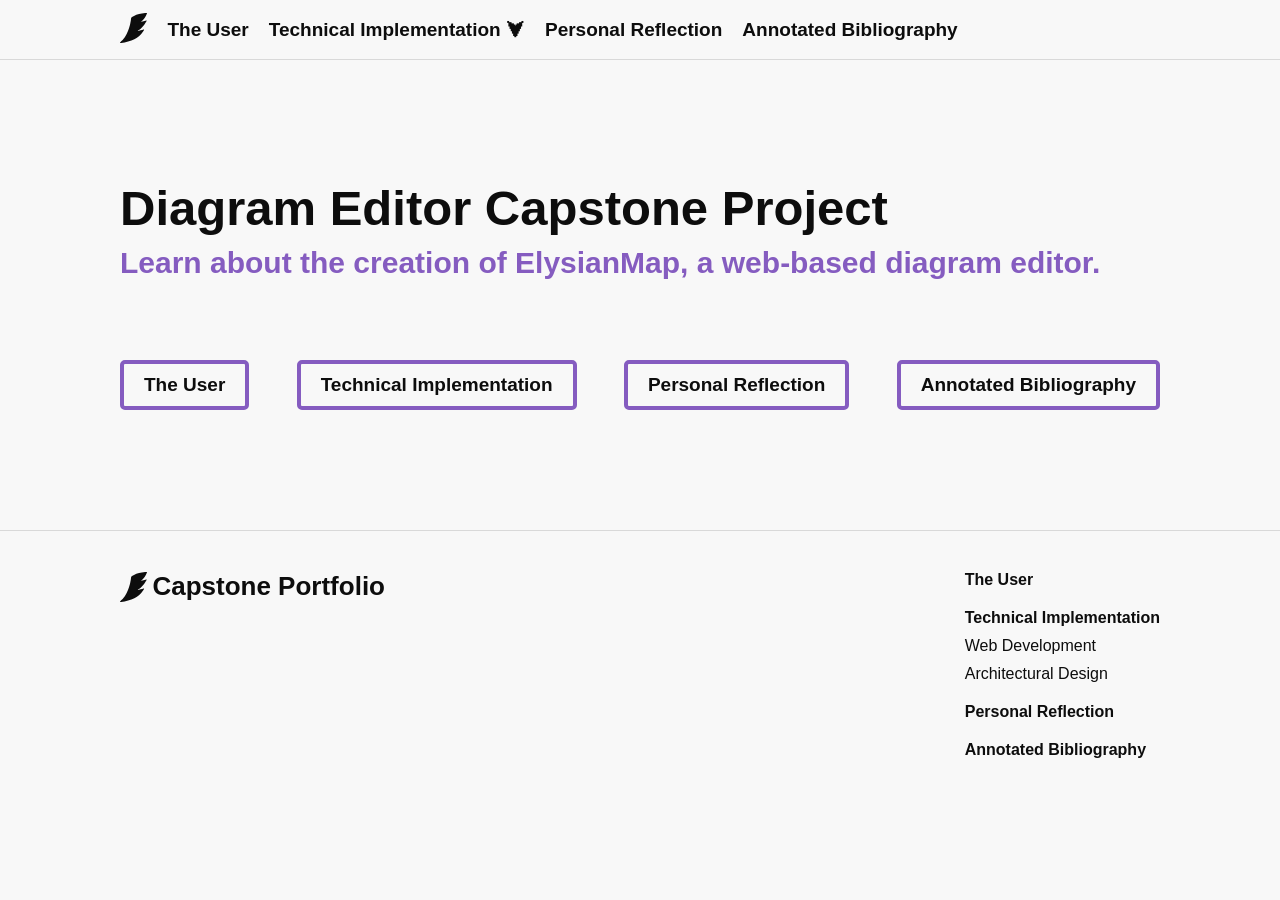
<file: index.html>
<!DOCTYPE html>
<html lang="en">
<head>
    <meta charset="UTF-8">
    <meta name="viewport" content="width=device-width, initial-scale=1.0">
    <title>Diagram Editor Capstone</title>
    <link rel="icon" href="./images/logo--black.svg">
    <link rel="stylesheet" href="./style.css">
<body>
    <header class="header">
        <a href="./index.html" class="header__logo-link">
            <img class ="header__logo" src="./images/logo--black.svg" alt="Logo showing a wing with a subtle E shape">
        </a>
        <a href="./pages/the-user.html" class="header__link">The User</a>
        <div class="header__dropdown">
            <a href="./pages/capstone-experience.html" class="header__link">Technical Implementation ⮟</a>
            <ul class="header__sublinks">
                <li><a href="./pages/web-development.html" class="header__sublink">Web Development</a></li>
                <li><a href="./pages/architectural-design.html" class="header__sublink">Architectural Design</a></li>
            </ul>
        </div>
        <a href="./pages/overall-capstone.html" class="header__link">Personal Reflection</a>
        <a href="./pages/bibliography.html" class="header__link">Annotated Bibliography</a>
    </header>

    <main class="hero">
        <div class="hero__text">
            <h1 class="hero__title">Diagram Editor Capstone Project</h1>
            <h2 class="hero__caption">Learn about the creation of ElysianMap, a web-based diagram editor.</h2>
        </div>
        <div class="hero__buttons">
            <a href="./pages/the-user.html" class="hero__button">The User</a>
            <a href="./pages/capstone-experience.html" class="hero__button">Technical Implementation</a>
            <a href="./pages/overall-capstone.html" class="hero__button">Personal Reflection</a>
            <a href="./pages/bibliography.html" class="hero__button">Annotated Bibliography</a>
        </div>
    </main>

    <footer class="footer">
        <a href="./index.html" class="footer__logo-link">
            <img class ="footer__logo" src="./images/logo--black.svg" alt="Logo showing a wing with a subtle E shape">
            <p class="footer__title">Capstone Portfolio</p>
        </a>
        <ul class="footer__links">
            <li ><a href="./pages/the-user.html" class="footer__link footer__link--main">The User</a></li>
            <li>
                <a href="./pages/capstone-experience.html" class="footer__link footer__link--main">Technical Implementation</a>
                <ul class="footer__sublinks">
                    <li><a href="./pages/web-development.html" class="footer__link">Web Development</a></li>
                    <li><a href="./pages/architectural-design.html" class="footer__link">Architectural Design</a></li>
                </ul>
            </li>
            <li><a href="./pages/overall-capstone.html" class="footer__link footer__link--main">Personal Reflection</a></li>
            <li><a href="./pages/bibliography.html" class="footer__link footer__link--main">Annotated Bibliography</a></li>
        </ul>
    </footer>
</body>
</html>
</file>
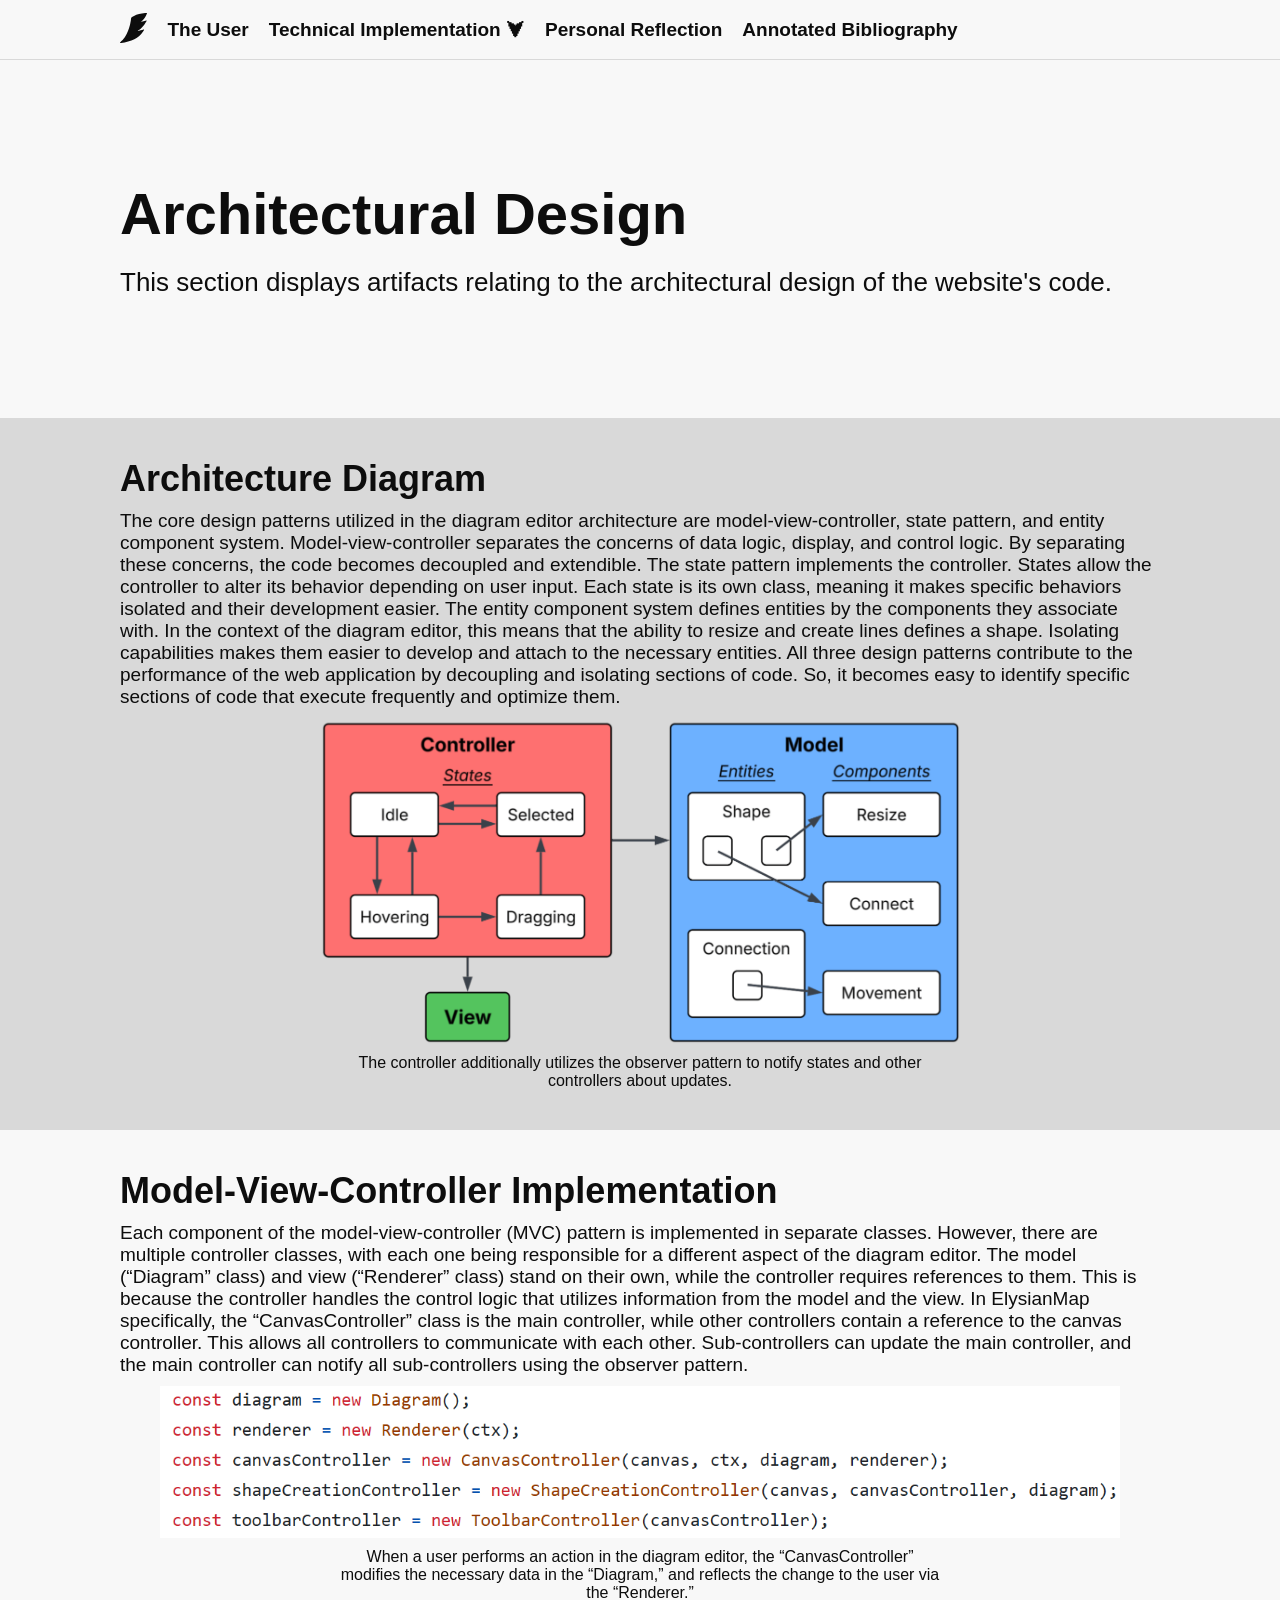
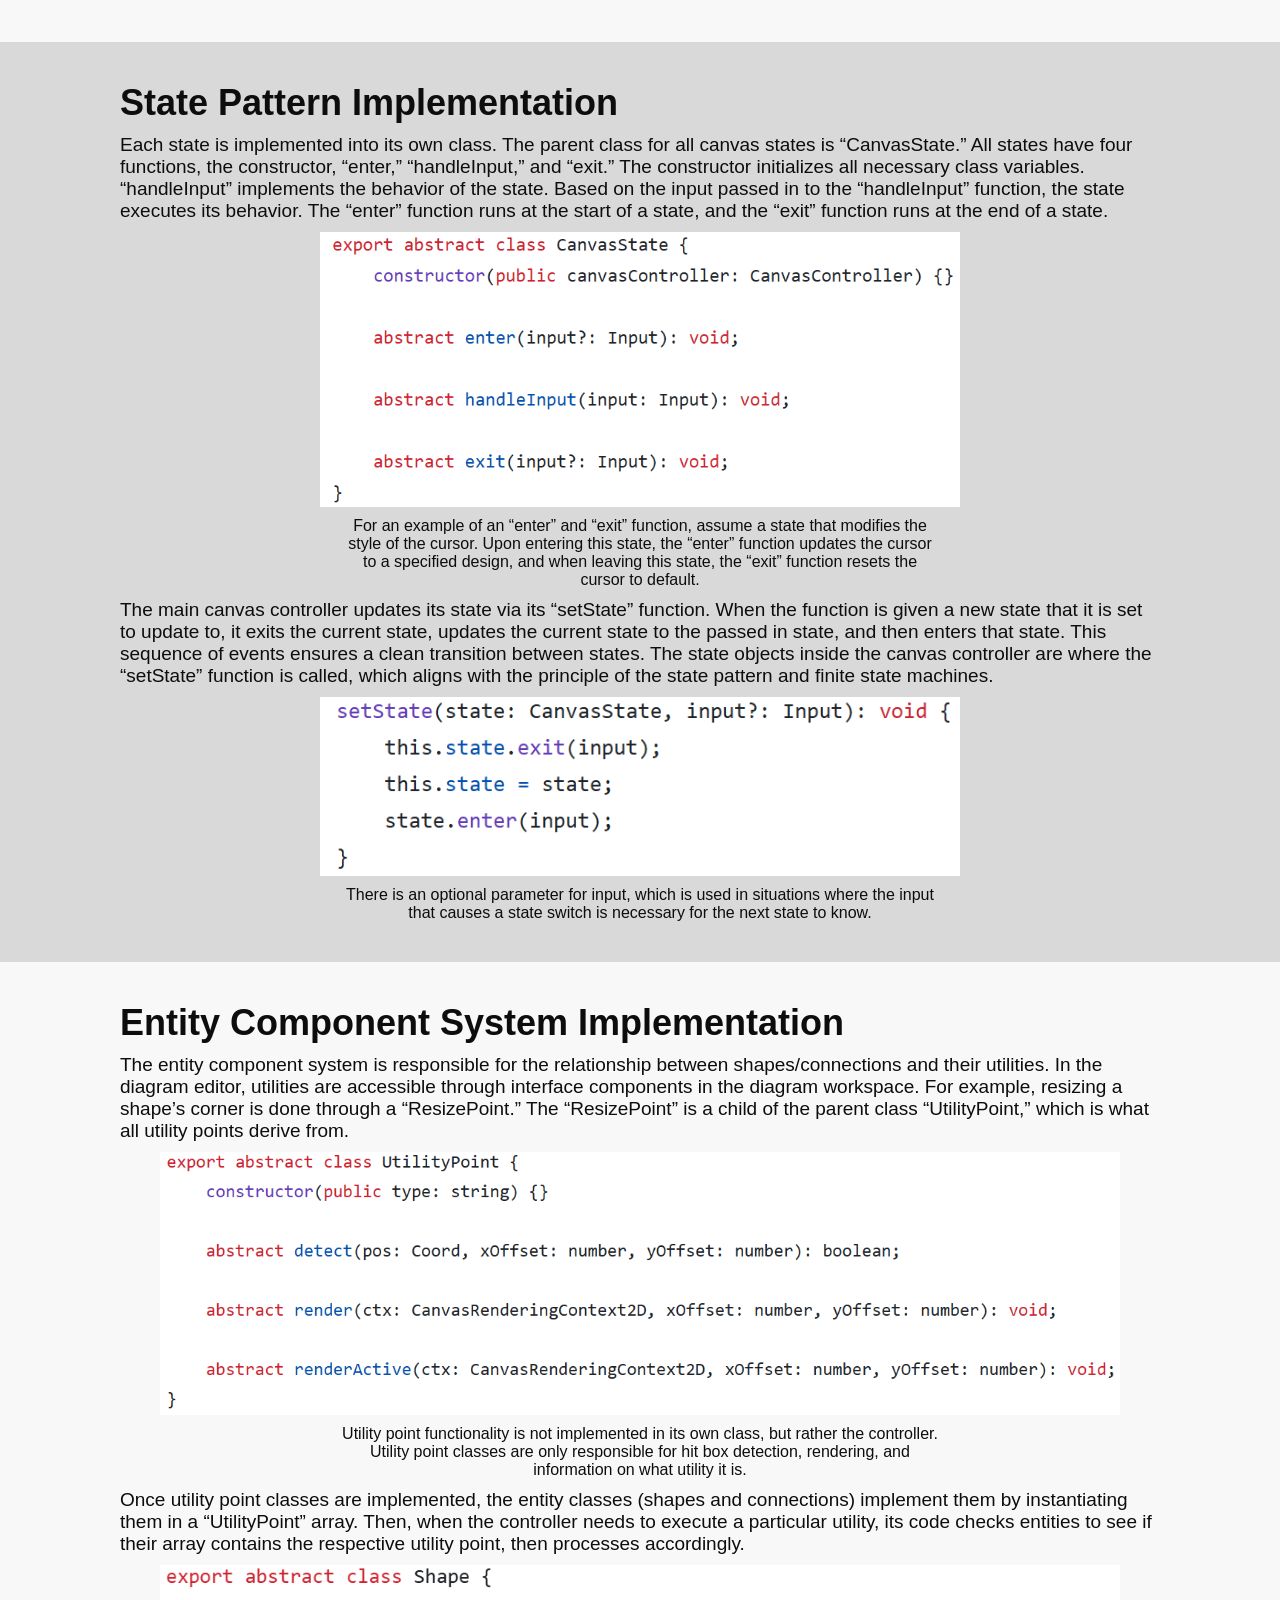
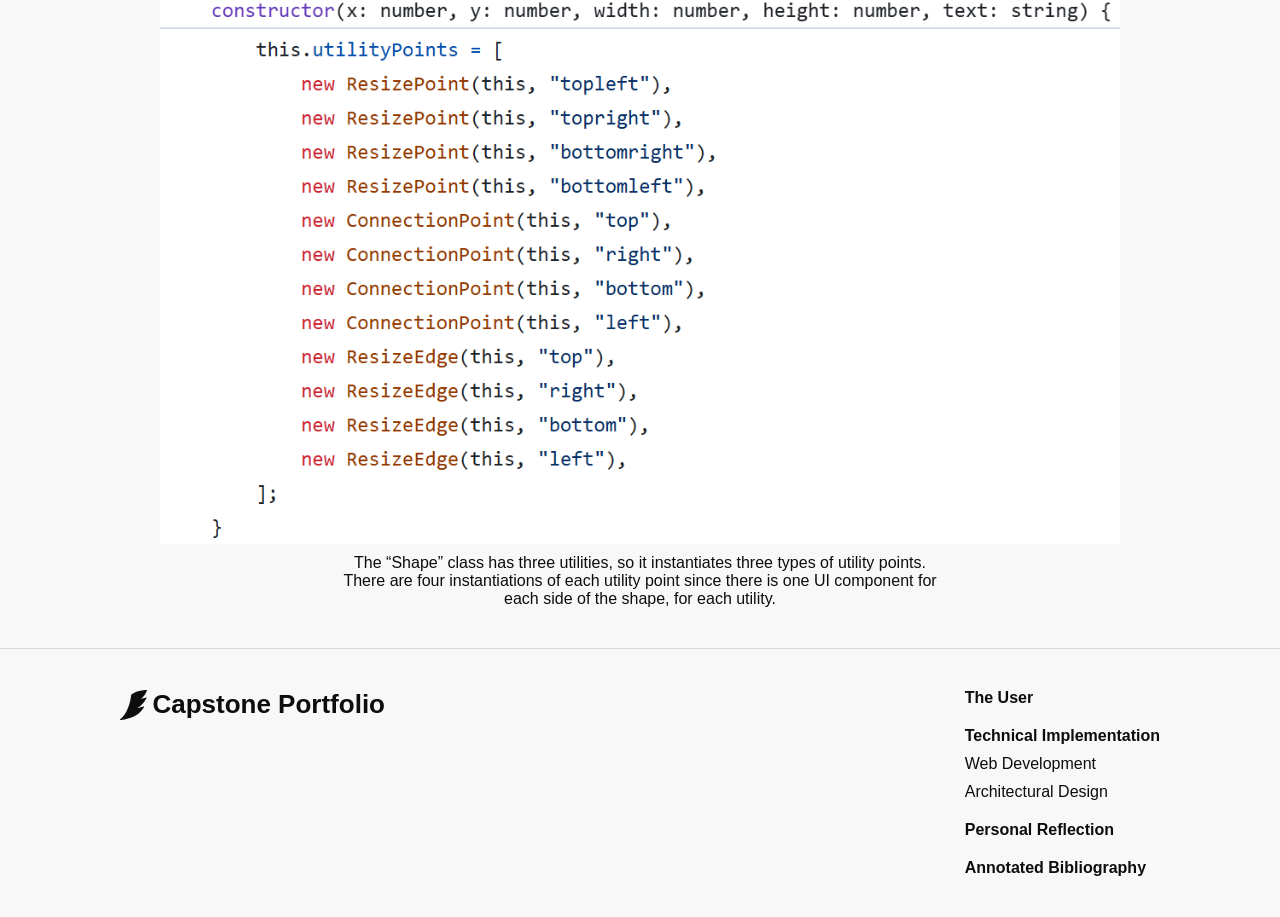
<file: pages/architectural-design.html>
<!DOCTYPE html>
<html lang="en">
<head>
    <meta charset="UTF-8">
    <meta name="viewport" content="width=device-width, initial-scale=1.0">
    <title>Diagram Editor Capstone - UI/UX</title>
    <link rel="icon" href="../images/logo--black.svg">
    <link rel="stylesheet" href="../style.css">
</head>
<body>
    <header class="header">
        <a href="../index.html" class="header__logo-link">
            <img class ="header__logo" src="../images/logo--black.svg" alt="Logo showing a wing with a subtle E shape">
        </a>
        <a href="../pages/the-user.html" class="header__link">The User</a>
        <div class="header__dropdown">
            <a href="../pages/capstone-experience.html" class="header__link">Technical Implementation ⮟</a>
            <ul class="header__sublinks">
                <li><a href="../pages/web-development.html" class="header__sublink">Web Development</a></li>
                <li><a href="../pages/architectural-design.html" class="header__sublink">Architectural Design</a></li>
            </ul>
        </div>
        <a href="../pages/overall-capstone.html" class="header__link">Personal Reflection</a>
        <a href="../pages/bibliography.html" class="header__link">Annotated Bibliography</a>
    </header>

    <section class="user-hero">
        <h1 class="user-hero__title">Architectural Design</h1>
        <p class="user-hero__caption">This section displays artifacts relating to the architectural design of the website's code.</p>
    </section>
    
    <section class="image-section image-section--gray">
        <h2 class="image-section__header">Architecture Diagram</h2>
        <p class="image-section__text">The core design patterns utilized in the diagram editor architecture are model-view-controller, state pattern, and entity component system. Model-view-controller separates the concerns of data logic, display, and control logic. By separating these concerns, the code becomes decoupled and extendible. The state pattern implements the controller. States allow the controller to alter its behavior depending on user input. Each state is its own class, meaning it makes specific behaviors isolated and their development easier. The entity component system defines entities by the components they associate with. In the context of the diagram editor, this means that the ability to resize and create lines defines a shape. Isolating capabilities makes them easier to develop and attach to the necessary entities. All three design patterns contribute to the performance of the web application by decoupling and isolating sections of code. So, it becomes easy to identify specific sections of code that execute frequently and optimize them.</p>
        <div class="image-section__image-container">
            <img class="image--medium" src="../images/architecture-diagram.png" alt="Diagram showing the architecture of the program, containing MVC, state pattern, and entity component system." class="image-section__image">
            <p class="image-section__subtitle">The controller additionally utilizes the observer pattern to notify states and other controllers about updates.</p>
        </div>
    </section>

    <section class="image-section">
        <h2 class="image-section__header">Model-View-Controller Implementation</h2>
        <p class="image-section__text">Each component of the model-view-controller (MVC) pattern is implemented in separate classes. However, there are multiple controller classes, with each one being responsible for a different aspect of the diagram editor. The model (“Diagram” class) and view (“Renderer” class) stand on their own, while the controller requires references to them. This is because the controller handles the control logic that utilizes information from the model and the view. In ElysianMap specifically, the “CanvasController” class is the main controller, while other controllers contain a reference to the canvas controller. This allows all controllers to communicate with each other. Sub-controllers can update the main controller, and the main controller can notify all sub-controllers using the observer pattern.</p>
        <div class="image-section__image-container">
            <img class="image--large" src="../images/mvc.png" alt="Code showing the MVC implementation." class="image-section__image">
            <p class="image-section__subtitle">When a user performs an action in the diagram editor, the “CanvasController” modifies the necessary data in the “Diagram,” and reflects the change to the user via the “Renderer.”</p>
        </div>
    </section>

    <section class="image-section image-section--gray">
        <h2 class="image-section__header">State Pattern Implementation</h2>
        <p class="image-section__text">Each state is implemented into its own class. The parent class for all canvas states is “CanvasState.” All states have four functions, the constructor, “enter,” “handleInput,” and “exit.” The constructor initializes all necessary class variables. “handleInput” implements the behavior of the state. Based on the input passed in to the “handleInput” function, the state executes its behavior. The “enter” function runs at the start of a state, and the “exit” function runs at the end of a state.</p>
        <div class="image-section__image-container">
            <img class="image--medium" src="../images/state-one.png" alt="Code showing the state pattern implementation." class="image-section__image">
            <p class="image-section__subtitle">For an example of an “enter” and “exit” function, assume a state that modifies the style of the cursor. Upon entering this state, the “enter” function updates the cursor to a specified design, and when leaving this state, the “exit” function resets the cursor to default.</p>
        </div>
        <p class="image-section__text">The main canvas controller updates its state via its “setState” function. When the function is given a new state that it is set to update to, it exits the current state, updates the current state to the passed in state, and then enters that state. This sequence of events ensures a clean transition between states. The state objects inside the canvas controller are where the “setState” function is called, which aligns with the principle of the state pattern and finite state machines.</p>
        <div class="image-section__image-container">
            <img class="image--medium" src="../images/state-two.png" alt="Code showing the state pattern implementation." class="image-section__image">
            <p class="image-section__subtitle">There is an optional parameter for input, which is used in situations where the input that causes a state switch is necessary for the next state to know.</p>
        </div>
    </section>

    <section class="image-section">
        <h2 class="image-section__header">Entity Component System Implementation</h2>
        <p class="image-section__text">The entity component system is responsible for the relationship between shapes/connections and their utilities. In the diagram editor, utilities are accessible through interface components in the diagram workspace. For example, resizing a shape’s corner is done through a “ResizePoint.” The “ResizePoint” is a child of the parent class “UtilityPoint,” which is what all utility points derive from.</p>
        <div class="image-section__image-container">
            <img class="image--large" src="../images/ecs-one.png" alt="Code showing the entity component system implementation." class="image-section__image">
            <p class="image-section__subtitle">Utility point functionality is not implemented in its own class, but rather the controller. Utility point classes are only responsible for hit box detection, rendering, and information on what utility it is.</p>
        </div>
        <p class="image-section__text">Once utility point classes are implemented, the entity classes (shapes and connections) implement them by instantiating them in a “UtilityPoint” array. Then, when the controller needs to execute a particular utility, its code checks entities to see if their array contains the respective utility point, then processes accordingly.</p>
        <div class="image-section__image-container">
            <img class="image--large" src="../images/ecs-two.png" alt="Code showing the entity component system implementation." class="image-section__image">
            <p class="image-section__subtitle">The “Shape” class has three utilities, so it instantiates three types of utility points. There are four instantiations of each utility point since there is one UI component for each side of the shape, for each utility.</p>
        </div>
    </section>

    <footer class="footer">
        <a href="../index.html" class="footer__logo-link">
            <img class ="footer__logo" src="../images/logo--black.svg" alt="Logo showing a wing with a subtle E shape">
            <p class="footer__title">Capstone Portfolio</p>
        </a>
        <ul class="footer__links">
            <li ><a href="../pages/the-user.html" class="footer__link footer__link--main">The User</a></li>
            <li>
                <a href="../pages/capstone-experience.html" class="footer__link footer__link--main">Technical Implementation</a>
                <ul class="footer__sublinks">
                    <li><a href="../pages/web-development.html" class="footer__link">Web Development</a></li>
                    <li><a href="../pages/architectural-design.html" class="footer__link">Architectural Design</a></li>
                </ul>
            </li>
            <li><a href="../pages/overall-capstone.html" class="footer__link footer__link--main">Personal Reflection</a></li>
            <li><a href="../pages/bibliography.html" class="footer__link footer__link--main">Annotated Bibliography</a></li>
        </ul>
    </footer>
</body>
</html>
</file>
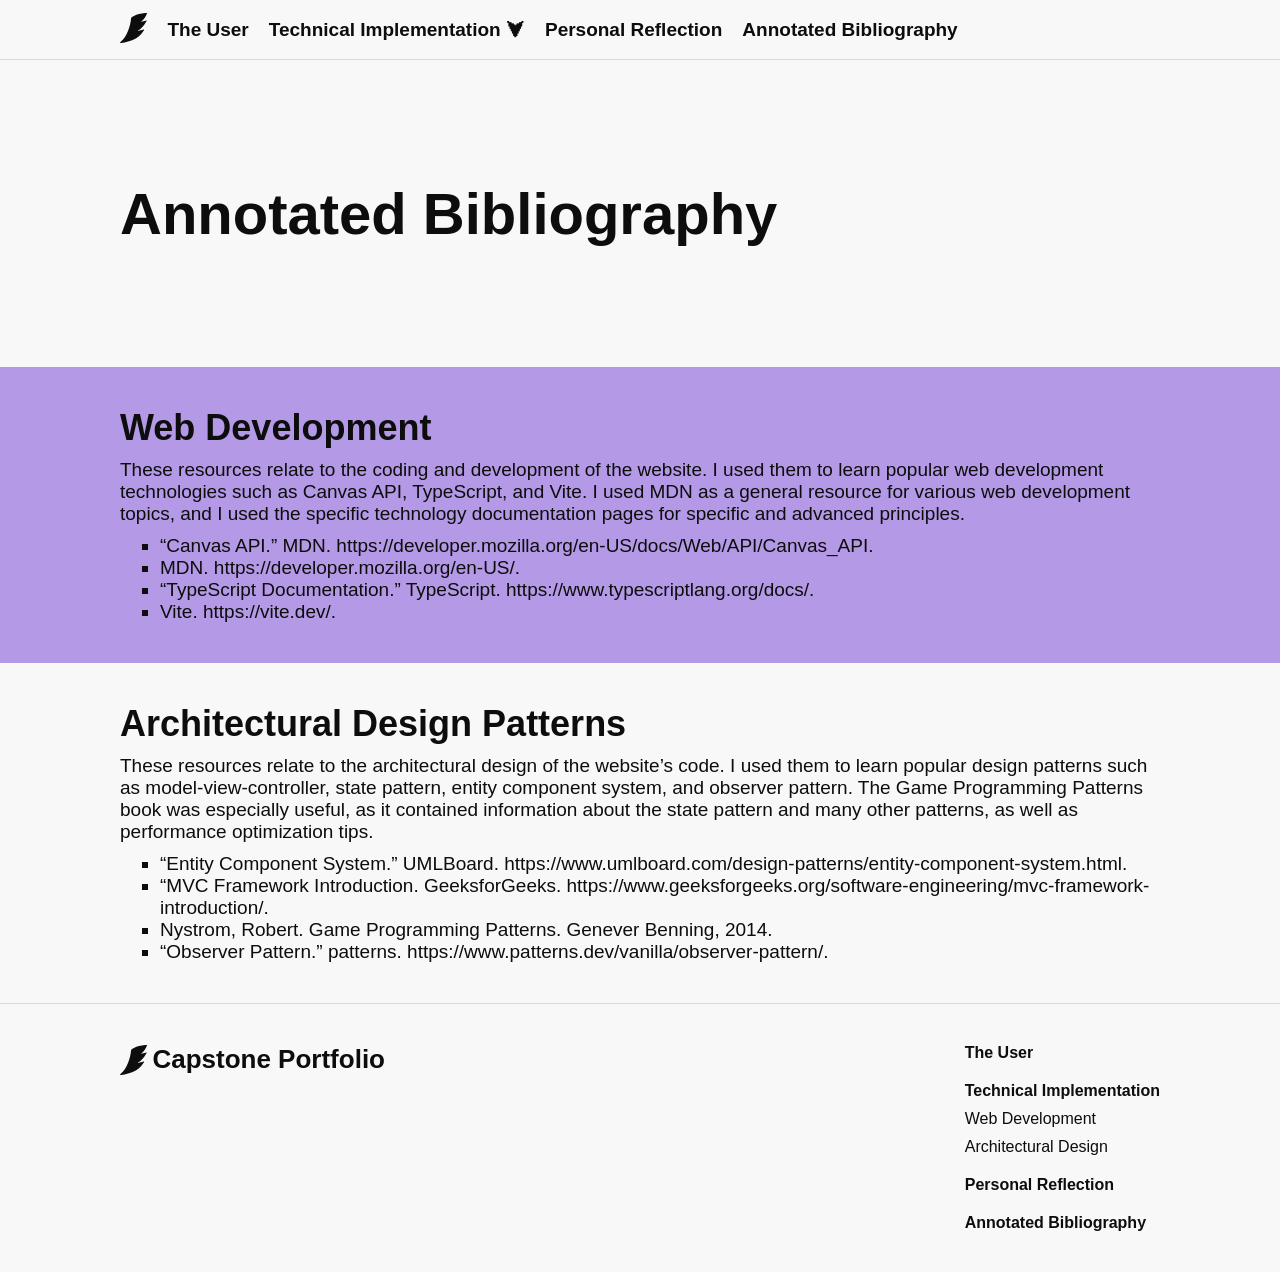
<file: pages/bibliography.html>
<!DOCTYPE html>
<html lang="en">
<head>
    <meta charset="UTF-8">
    <meta name="viewport" content="width=device-width, initial-scale=1.0">
    <title>Diagram Editor Capstone - Bibliography</title>
    <link rel="icon" href="../images/logo--black.svg">
    <link rel="stylesheet" href="../style.css">
</head>
<body>
    <header class="header">
        <a href="../index.html" class="header__logo-link">
            <img class ="header__logo" src="../images/logo--black.svg" alt="Logo showing a wing with a subtle E shape">
        </a>
        <a href="../pages/the-user.html" class="header__link">The User</a>
        <div class="header__dropdown">
            <a href="../pages/capstone-experience.html" class="header__link">Technical Implementation ⮟</a>
            <ul class="header__sublinks">
                <li><a href="../pages/web-development.html" class="header__sublink">Web Development</a></li>
                <li><a href="../pages/architectural-design.html" class="header__sublink">Architectural Design</a></li>
            </ul>
        </div>
        <a href="../pages/overall-capstone.html" class="header__link">Personal Reflection</a>
        <a href="../pages/bibliography.html" class="header__link">Annotated Bibliography</a>
    </header>

    <section class="bibliography-hero">
        <h1 class="bibliography-hero__title">Annotated Bibliography</h1>
    </section>

    <section class="text-section text-section--purple">
        <h2 class="text-section__header">Web Development</h2>
        <p class="text-section__text">These resources relate to the coding and development of the website. I used them to learn popular web development technologies such as Canvas API, TypeScript, and Vite. I used MDN as a general resource for various web development topics, and I used the specific technology documentation pages for specific and advanced principles.</p>
        <ul class="text-section__list">
            <li class="text-section__text">“Canvas API.” MDN. https://developer.mozilla.org/en-US/docs/Web/API/Canvas_API.</li>
            <li class="text-section__text">MDN. https://developer.mozilla.org/en-US/.</li>
            <li class="text-section__text">“TypeScript Documentation.” TypeScript. https://www.typescriptlang.org/docs/.</li>
            <li class="text-section__text">Vite. https://vite.dev/.</li>
        </ul>
    </section>

    <section class="text-section">
        <h2 class="text-section__header">Architectural Design Patterns</h2>
        <p class="text-section__text">These resources relate to the architectural design of the website’s code. I used them to learn popular design patterns such as model-view-controller, state pattern, entity component system, and observer pattern. The Game Programming Patterns book was especially useful, as it contained information about the state pattern and many other patterns, as well as performance optimization tips.</p>
        <ul class="text-section__list">
            <li class="text-section__text">“Entity Component System.” UMLBoard. https://www.umlboard.com/design-patterns/entity-component-system.html.</li>
            <li class="text-section__text">“MVC Framework Introduction. GeeksforGeeks. https://www.geeksforgeeks.org/software-engineering/mvc-framework-introduction/.</li>
            <li class="text-section__text">Nystrom, Robert. Game Programming Patterns. Genever Benning, 2014.</li>
            <li class="text-section__text">“Observer Pattern.” patterns. https://www.patterns.dev/vanilla/observer-pattern/.</li>
        </ul>
    </section>

    <footer class="footer">
        <a href="../index.html" class="footer__logo-link">
            <img class ="footer__logo" src="../images/logo--black.svg" alt="Logo showing a wing with a subtle E shape">
            <p class="footer__title">Capstone Portfolio</p>
        </a>
        <ul class="footer__links">
            <li ><a href="../pages/the-user.html" class="footer__link footer__link--main">The User</a></li>
            <li>
                <a href="../pages/capstone-experience.html" class="footer__link footer__link--main">Technical Implementation</a>
                <ul class="footer__sublinks">
                    <li><a href="../pages/web-development.html" class="footer__link">Web Development</a></li>
                    <li><a href="../pages/architectural-design.html" class="footer__link">Architectural Design</a></li>
                </ul>
            </li>
            <li><a href="../pages/overall-capstone.html" class="footer__link footer__link--main">Personal Reflection</a></li>
            <li><a href="../pages/bibliography.html" class="footer__link footer__link--main">Annotated Bibliography</a></li>
        </ul>
    </footer>
</body>
</html>
</file>
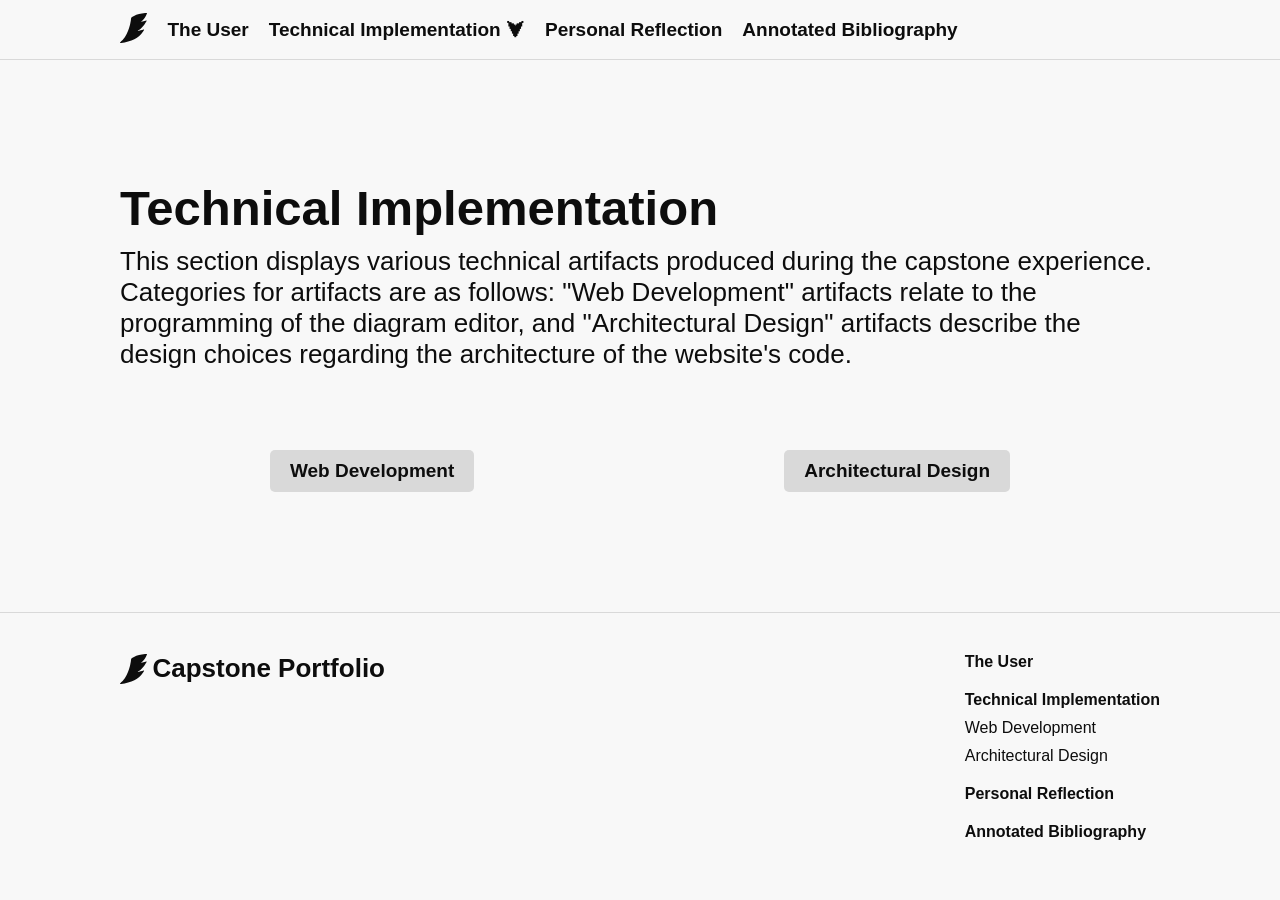
<file: pages/capstone-experience.html>
<!DOCTYPE html>
<html lang="en">
<head>
    <meta charset="UTF-8">
    <meta name="viewport" content="width=device-width, initial-scale=1.0">
    <title>Diagram Editor Capstone - Capstone Experience</title>
    <link rel="icon" href="../images/logo--black.svg">
    <link rel="stylesheet" href="../style.css">
</head>
<body>
    <header class="header">
        <a href="../index.html" class="header__logo-link">
            <img class ="header__logo" src="../images/logo--black.svg" alt="Logo showing a wing with a subtle E shape">
        </a>
        <a href="../pages/the-user.html" class="header__link">The User</a>
        <div class="header__dropdown">
            <a href="../pages/capstone-experience.html" class="header__link">Technical Implementation ⮟</a>
            <ul class="header__sublinks">
                <li><a href="../pages/web-development.html" class="header__sublink">Web Development</a></li>
                <li><a href="../pages/architectural-design.html" class="header__sublink">Architectural Design</a></li>
            </ul>
        </div>
        <a href="../pages/overall-capstone.html" class="header__link">Personal Reflection</a>
        <a href="../pages/bibliography.html" class="header__link">Annotated Bibliography</a>
    </header>

    <section class="experience-hero">
        <div class="experience-hero__text">
            <h1 class="experience-hero__title">Technical Implementation</h1>
            <p class="experience-hero__caption">This section displays various technical artifacts produced during the capstone experience. Categories for artifacts are as follows: "Web Development" artifacts relate to the programming of the diagram editor, and "Architectural Design" artifacts describe the design choices regarding the architecture of the website's code.</p>
        </div>
        <div class="experience-hero__buttons">
            <a href="./web-development.html" class="experience-hero__button">Web Development</a>
            <a href="./architectural-design.html" class="experience-hero__button">Architectural Design</a>
        </div>
    </section>

    <footer class="footer">
        <a href="../index.html" class="footer__logo-link">
            <img class ="footer__logo" src="../images/logo--black.svg" alt="Logo showing a wing with a subtle E shape">
            <p class="footer__title">Capstone Portfolio</p>
        </a>
        <ul class="footer__links">
            <li ><a href="../pages/the-user.html" class="footer__link footer__link--main">The User</a></li>
            <li>
                <a href="../pages/capstone-experience.html" class="footer__link footer__link--main">Technical Implementation</a>
                <ul class="footer__sublinks">
                    <li><a href="../pages/web-development.html" class="footer__link">Web Development</a></li>
                    <li><a href="../pages/architectural-design.html" class="footer__link">Architectural Design</a></li>
                </ul>
            </li>
            <li><a href="../pages/overall-capstone.html" class="footer__link footer__link--main">Personal Reflection</a></li>
            <li><a href="../pages/bibliography.html" class="footer__link footer__link--main">Annotated Bibliography</a></li>
        </ul>
    </footer>
</body>
</html>
</file>
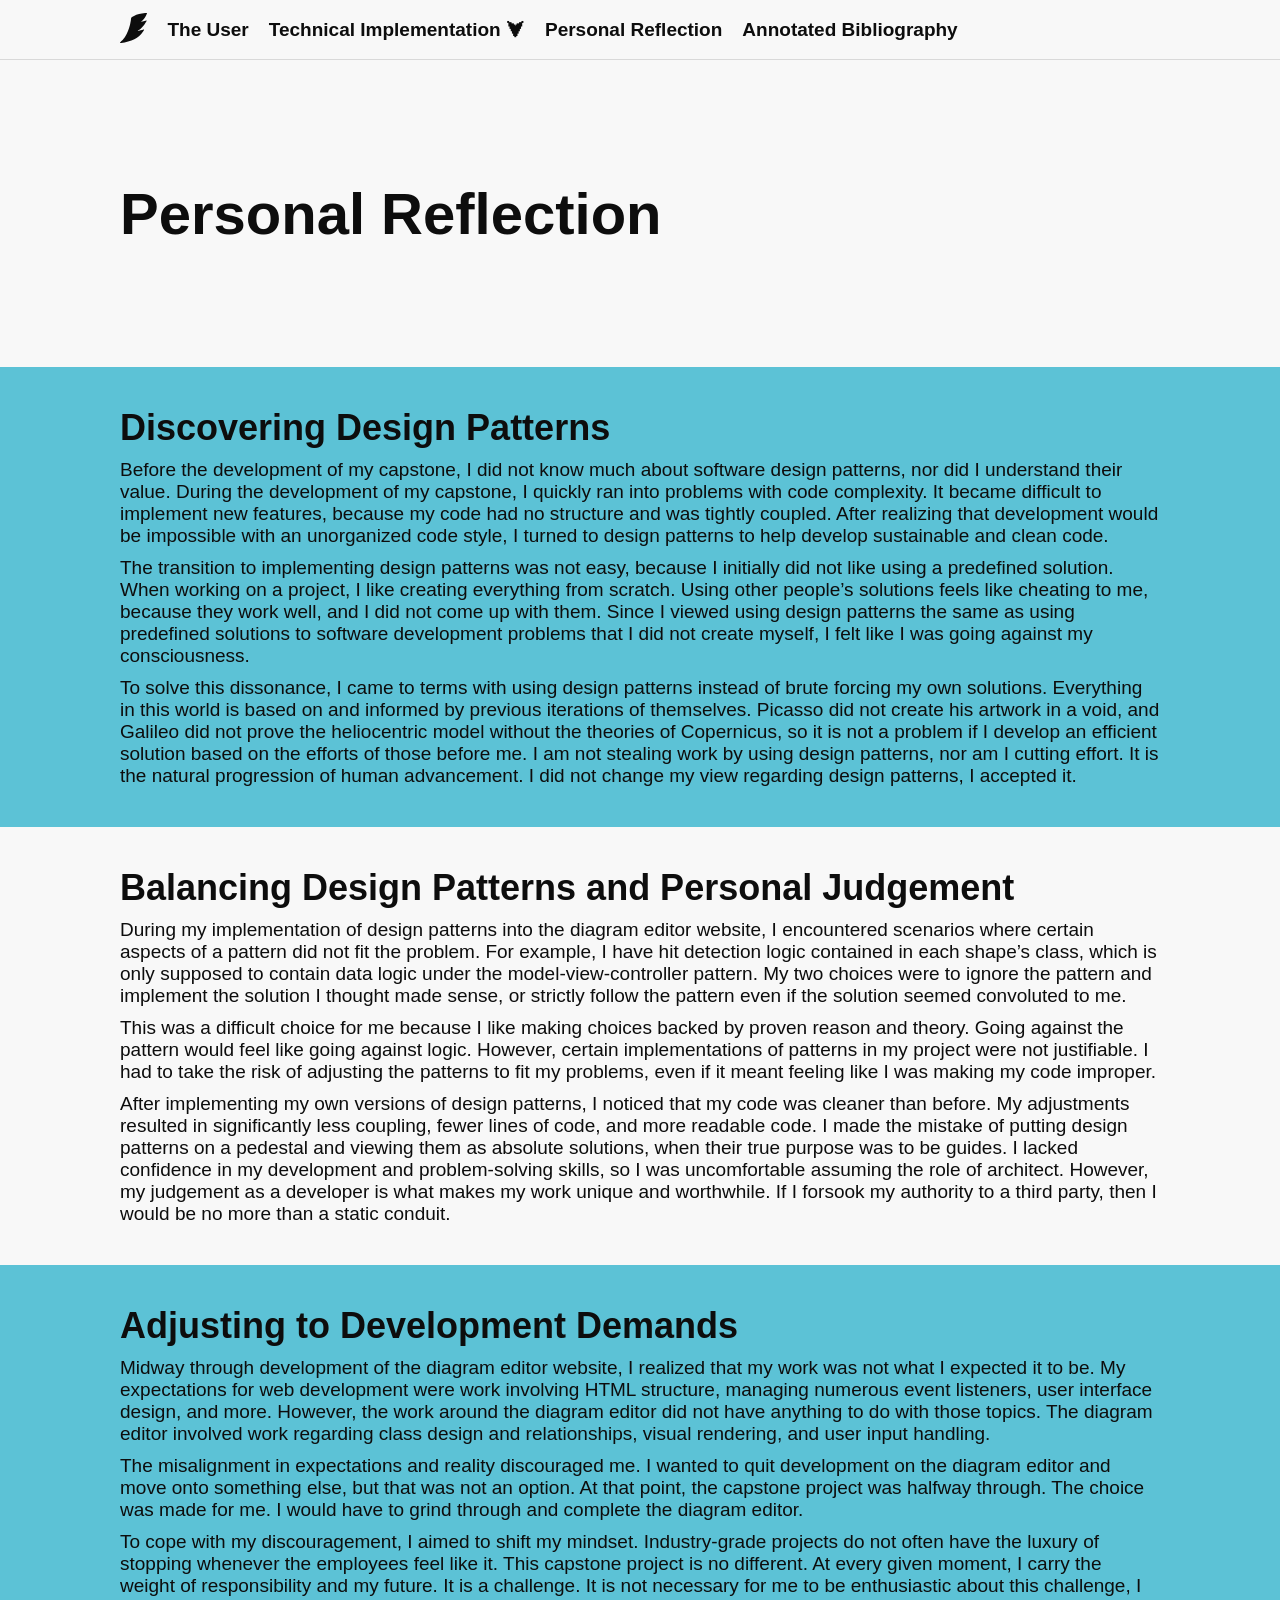
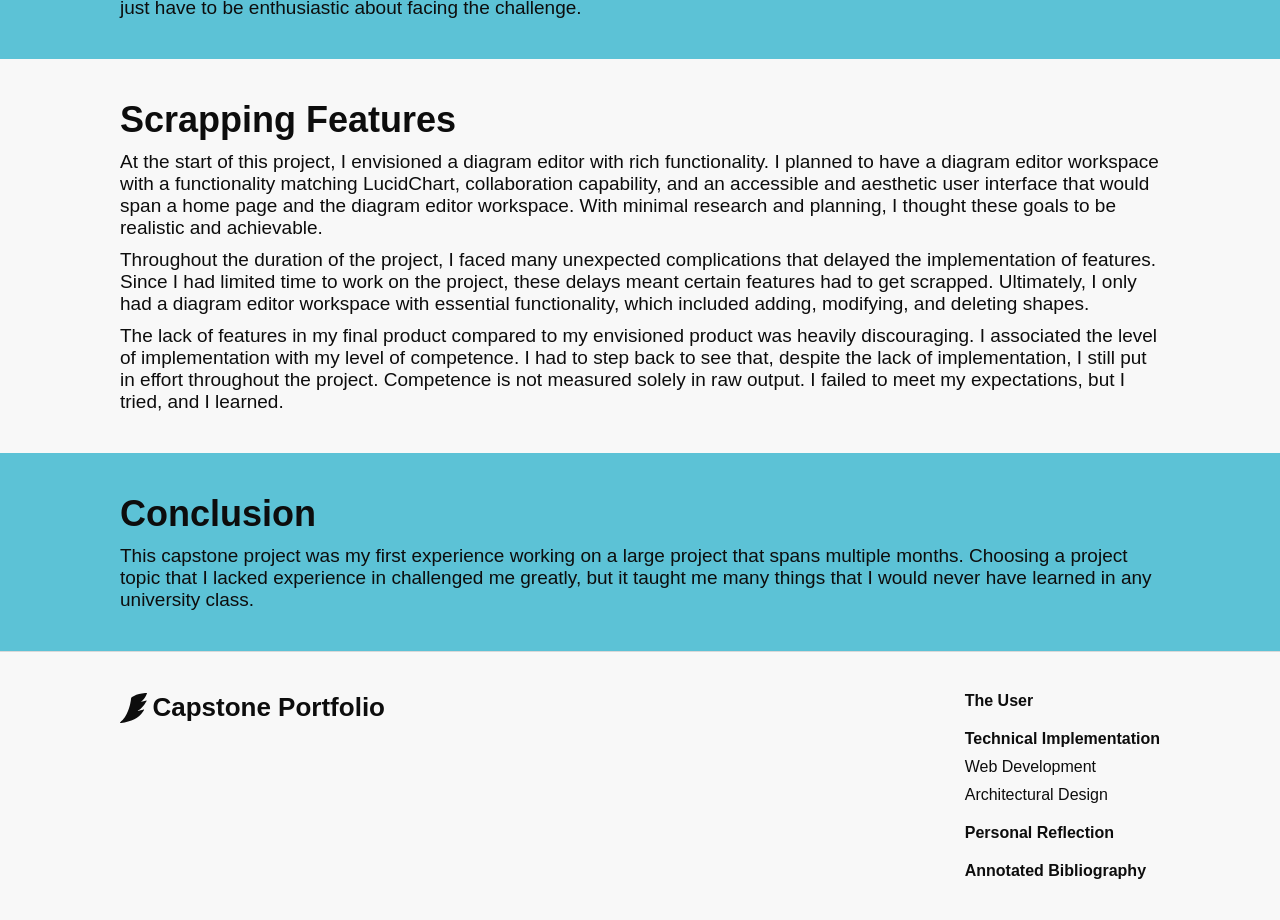
<file: pages/overall-capstone.html>
<!DOCTYPE html>
<html lang="en">
<head>
    <meta charset="UTF-8">
    <meta name="viewport" content="width=device-width, initial-scale=1.0">
    <title>Diagram Editor Capstone - Overall Capstone</title>
    <link rel="icon" href="../images/logo--black.svg">
    <link rel="stylesheet" href="../style.css">
</head>
<body>
    <header class="header">
        <a href="../index.html" class="header__logo-link">
            <img class ="header__logo" src="../images/logo--black.svg" alt="Logo showing a wing with a subtle E shape">
        </a>
        <a href="../pages/the-user.html" class="header__link">The User</a>
        <div class="header__dropdown">
            <a href="../pages/capstone-experience.html" class="header__link">Technical Implementation ⮟</a>
            <ul class="header__sublinks">
                <li><a href="../pages/web-development.html" class="header__sublink">Web Development</a></li>
                <li><a href="../pages/architectural-design.html" class="header__sublink">Architectural Design</a></li>
            </ul>
        </div>
        <a href="../pages/overall-capstone.html" class="header__link">Personal Reflection</a>
        <a href="../pages/bibliography.html" class="header__link">Annotated Bibliography</a>
    </header>

    <section class="overall-hero">
        <h1 class="overall-hero__title">Personal Reflection</h1>
    </section>

    <section class="text-section text-section--blue">
        <h2 class="text-section__header">Discovering Design Patterns</h2>
        <p class="text-section__text">Before the development of my capstone, I did not know much about software design patterns, nor did I understand their value. During the development of my capstone, I quickly ran into problems with code complexity. It became difficult to implement new features, because my code had no structure and was tightly coupled. After realizing that development would be impossible with an unorganized code style, I turned to design patterns to help develop sustainable and clean code.</p>
        <p class="text-section__text">The transition to implementing design patterns was not easy, because I initially did not like using a predefined solution. When working on a project, I like creating everything from scratch. Using other people’s solutions feels like cheating to me, because they work well, and I did not come up with them. Since I viewed using design patterns the same as using predefined solutions to software development problems that I did not create myself, I felt like I was going against my consciousness.</p>
        <p class="text-section__text">To solve this dissonance, I came to terms with using design patterns instead of brute forcing my own solutions. Everything in this world is based on and informed by previous iterations of themselves. Picasso did not create his artwork in a void, and Galileo did not prove the heliocentric model without the theories of Copernicus, so it is not a problem if I develop an efficient solution based on the efforts of those before me. I am not stealing work by using design patterns, nor am I cutting effort. It is the natural progression of human advancement. I did not change my view regarding design patterns, I accepted it.</p>
    </section>

    <section class="text-section">
        <h2 class="text-section__header">Balancing Design Patterns and Personal Judgement</h2>
        <p class="text-section__text">During my implementation of design patterns into the diagram editor website, I encountered scenarios where certain aspects of a pattern did not fit the problem. For example, I have hit detection logic contained in each shape’s class, which is only supposed to contain data logic under the model-view-controller pattern. My two choices were to ignore the pattern and implement the solution I thought made sense, or strictly follow the pattern even if the solution seemed convoluted to me.</p>
        <p class="text-section__text">This was a difficult choice for me because I like making choices backed by proven reason and theory. Going against the pattern would feel like going against logic. However, certain implementations of patterns in my project were not justifiable. I had to take the risk of adjusting the patterns to fit my problems, even if it meant feeling like I was making my code improper. </p>
        <p class="text-section__text">After implementing my own versions of design patterns, I noticed that my code was cleaner than before. My adjustments resulted in significantly less coupling, fewer lines of code, and more readable code. I made the mistake of putting design patterns on a pedestal and viewing them as absolute solutions, when their true purpose was to be guides. I lacked confidence in my development and problem-solving skills, so I was uncomfortable assuming the role of architect. However, my judgement as a developer is what makes my work unique and worthwhile. If I forsook my authority to a third party, then I would be no more than a static conduit.</p>
    </section>

    <section class="text-section text-section--blue">
        <h2 class="text-section__header">Adjusting to Development Demands</h2>
        <p class="text-section__text">Midway through development of the diagram editor website, I realized that my work was not what I expected it to be. My expectations for web development were work involving HTML structure, managing numerous event listeners, user interface design, and more. However, the work around the diagram editor did not have anything to do with those topics. The diagram editor involved work regarding class design and relationships, visual rendering, and user input handling.</p>
        <p class="text-section__text">The misalignment in expectations and reality discouraged me. I wanted to quit development on the diagram editor and move onto something else, but that was not an option. At that point, the capstone project was halfway through. The choice was made for me. I would have to grind through and complete the diagram editor.</p>
        <p class="text-section__text">To cope with my discouragement, I aimed to shift my mindset. Industry-grade projects do not often have the luxury of stopping whenever the employees feel like it. This capstone project is no different. At every given moment, I carry the weight of responsibility and my future. It is a challenge. It is not necessary for me to be enthusiastic about this challenge, I just have to be enthusiastic about facing the challenge.</p>
    </section>

    <section class="text-section">
        <h2 class="text-section__header">Scrapping Features</h2>
        <p class="text-section__text">At the start of this project, I envisioned a diagram editor with rich functionality. I planned to have a diagram editor workspace with a functionality matching LucidChart, collaboration capability, and an accessible and aesthetic user interface that would span a home page and the diagram editor workspace. With minimal research and planning, I thought these goals to be realistic and achievable.</p>
        <p class="text-section__text">Throughout the duration of the project, I faced many unexpected complications that delayed the implementation of features. Since I had limited time to work on the project, these delays meant certain features had to get scrapped. Ultimately, I only had a diagram editor workspace with essential functionality, which included adding, modifying, and deleting shapes.</p>
        <p class="text-section__text">The lack of features in my final product compared to my envisioned product was heavily discouraging. I associated the level of implementation with my level of competence. I had to step back to see that, despite the lack of implementation, I still put in effort throughout the project. Competence is not measured solely in raw output. I failed to meet my expectations, but I tried, and I learned.</p>
    </section>

    <section class="text-section text-section--blue">
        <h2 class="text-section__header">Conclusion</h2>
        <p class="text-section__text">This capstone project was my first experience working on a large project that spans multiple months. Choosing a project topic that I lacked experience in challenged me greatly, but it taught me many things that I would never have learned in any university class.</p>
    </section>

    <footer class="footer">
        <a href="../index.html" class="footer__logo-link">
            <img class ="footer__logo" src="../images/logo--black.svg" alt="Logo showing a wing with a subtle E shape">
            <p class="footer__title">Capstone Portfolio</p>
        </a>
        <ul class="footer__links">
            <li ><a href="../pages/the-user.html" class="footer__link footer__link--main">The User</a></li>
            <li>
                <a href="../pages/capstone-experience.html" class="footer__link footer__link--main">Technical Implementation</a>
                <ul class="footer__sublinks">
                    <li><a href="../pages/web-development.html" class="footer__link">Web Development</a></li>
                    <li><a href="../pages/architectural-design.html" class="footer__link">Architectural Design</a></li>
                </ul>
            </li>
            <li><a href="../pages/overall-capstone.html" class="footer__link footer__link--main">Personal Reflection</a></li>
            <li><a href="../pages/bibliography.html" class="footer__link footer__link--main">Annotated Bibliography</a></li>
        </ul>
    </footer>
</body>
</html>
</file>
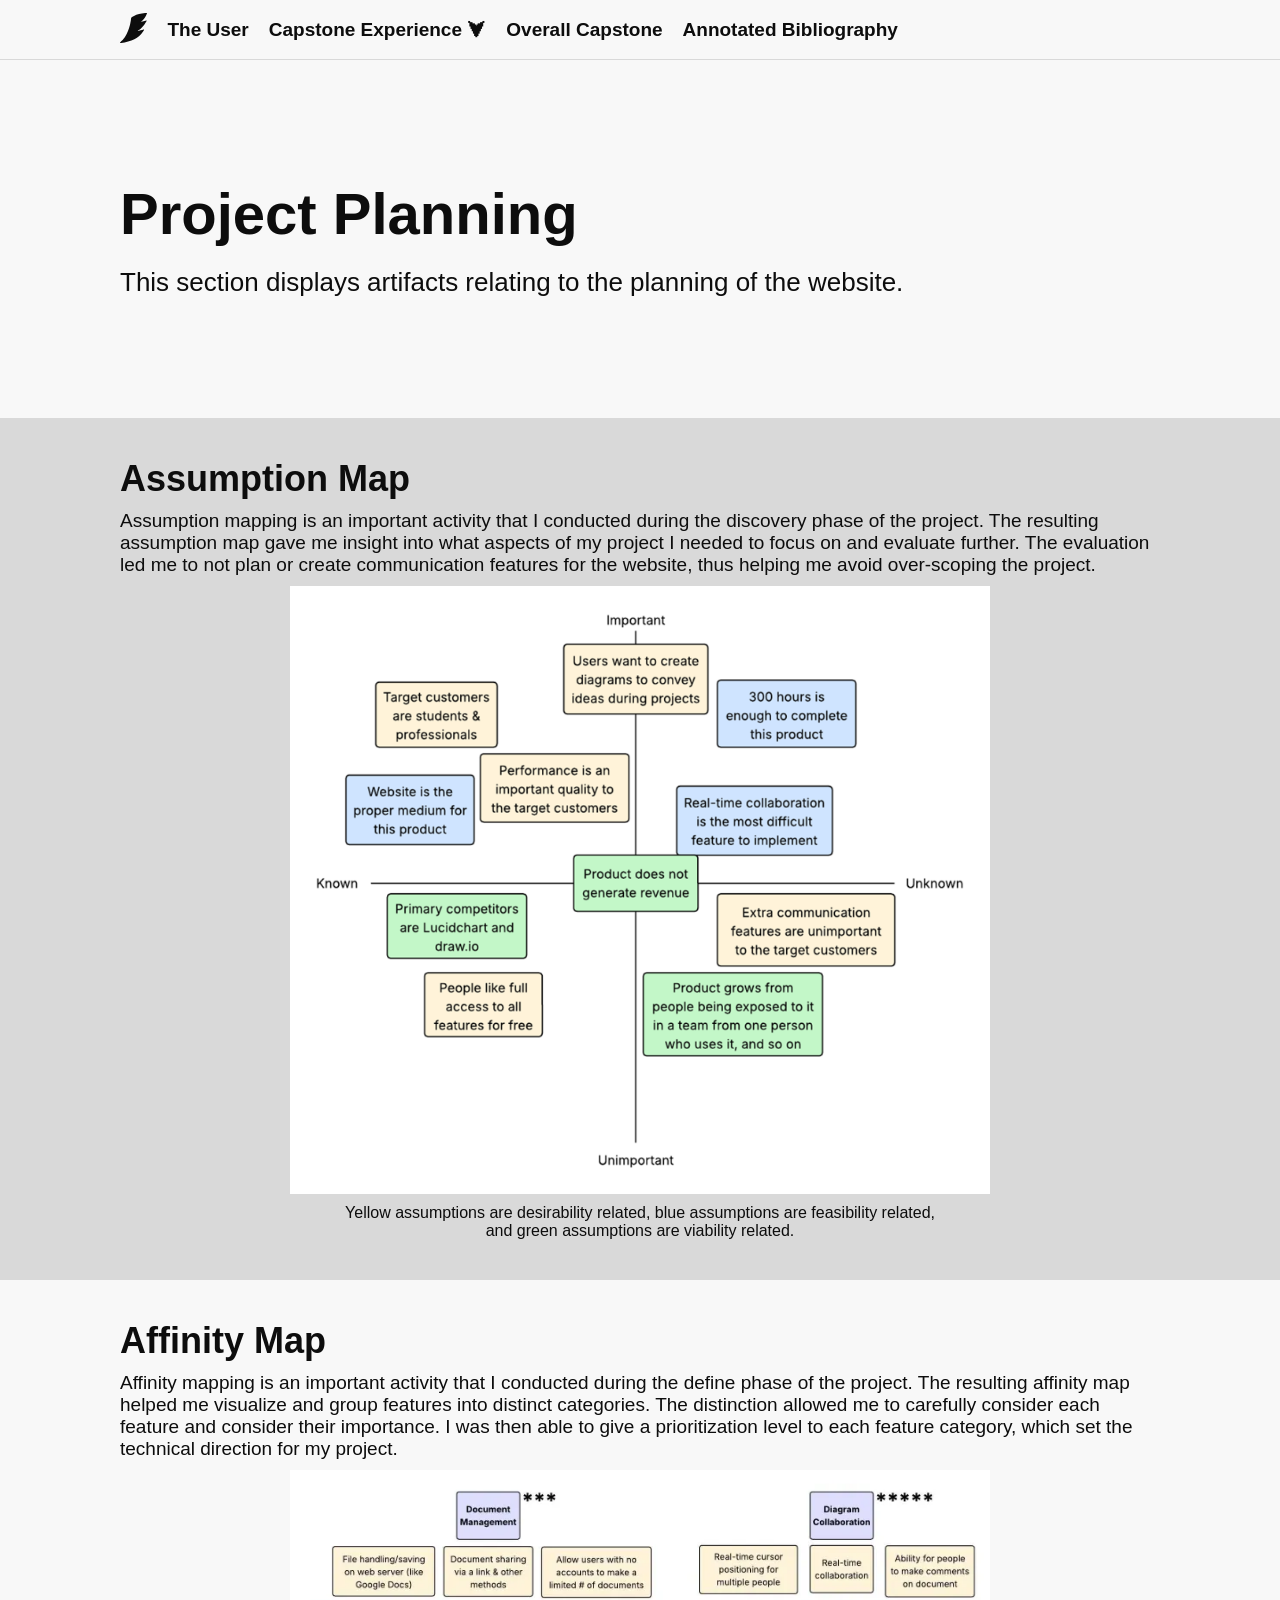
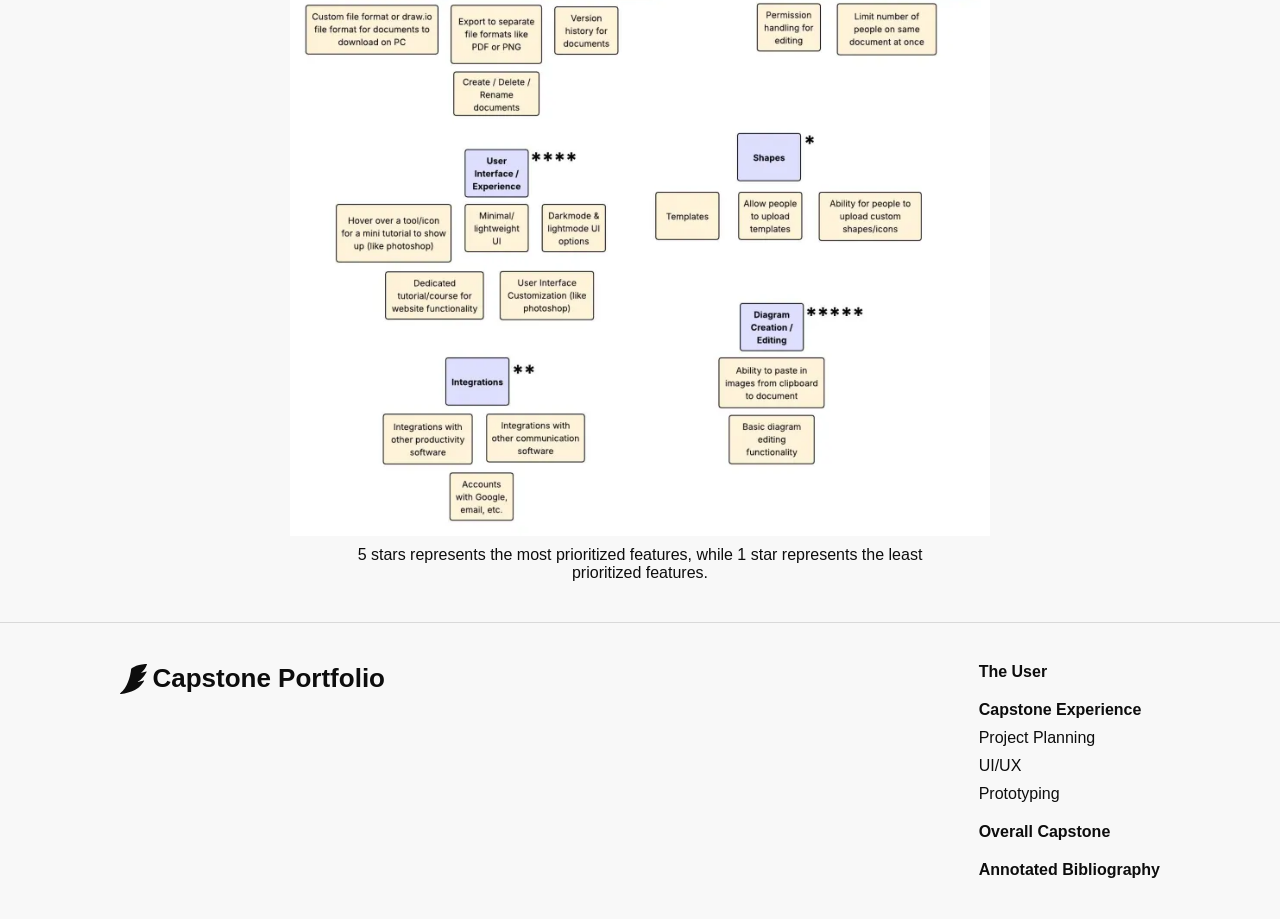
<file: pages/project-planning.html>
<!DOCTYPE html>
<html lang="en">
<head>
    <meta charset="UTF-8">
    <meta name="viewport" content="width=device-width, initial-scale=1.0">
    <title>Diagram Editor Capstone - Project Planning</title>
    <link rel="icon" href="../images/logo--black.svg">
    <link rel="stylesheet" href="../style.css">
</head>
<body>
    <header class="header">
        <a href="../index.html" class="header__logo-link">
            <img class ="header__logo" src="../images/logo--black.svg" alt="Logo showing a wing with a subtle E shape">
        </a>
        <a href="../pages/the-user.html" class="header__link">The User</a>
        <div class="header__dropdown">
            <a href="../pages/capstone-experience.html" class="header__link">Capstone Experience ⮟</a>
            <ul class="header__sublinks">
                <li><a href="../pages/project-planning.html" class="header__sublink">Project Planning</a></li>
                <li><a href="../pages/ui-ux.html" class="header__sublink">UI/UX</a></li>
                <li><a href="../pages/prototyping.html" class="header__sublink">Prototyping</a></li>
            </ul>
        </div>
        <a href="../pages/overall-capstone.html" class="header__link">Overall Capstone</a>
        <a href="../pages/bibliography.html" class="header__link">Annotated Bibliography</a>
    </header>

    <section class="user-hero">
        <h1 class="user-hero__title">Project Planning</h1>
        <p class="user-hero__caption">This section displays artifacts relating to the planning of the website.</p>
    </section>

    <section class="image-section image-section--gray">
        <h2 class="image-section__header">Assumption Map</h2>
        <p class="image-section__text">Assumption mapping is an important activity that I conducted during the discovery phase of the project. The resulting assumption map gave me insight into what aspects of my project I needed to focus on and evaluate further. The evaluation led me to not plan or create communication features for the website, thus helping me avoid over-scoping the project.</p>
        <div class="image-section__image-container">
            <img src="../images/assumptions-map.jpg" alt="Diagram showing an assumption map about the diagram editor website market" class="image-section__image">
            <p class="image-section__subtitle">Yellow assumptions are desirability related, blue assumptions are feasibility related, and green assumptions are viability related.</p>
        </div>
    </section>

    <section class="image-section">
        <h2 class="image-section__header">Affinity Map</h2>
        <p class="image-section__text">Affinity mapping is an important activity that I conducted during the define phase of the project. The resulting affinity map helped me visualize and group features into distinct categories. The distinction allowed me to carefully consider each feature and consider their importance. I was then able to give a prioritization level to each feature category, which set the technical direction for my project.</p>
        <div class="image-section__image-container">
            <img src="../images/affinity-map.jpg" alt="Diagram showing an affinity map of features for a diagram editor website" class="image-section__image">
            <p class="image-section__subtitle">5 stars represents the most prioritized features, while 1 star represents the least prioritized features.</p>
        </div>
    </section>

    <footer class="footer">
        <a href="../index.html" class="footer__logo-link">
            <img class ="footer__logo" src="../images/logo--black.svg" alt="Logo showing a wing with a subtle E shape">
            <p class="footer__title">Capstone Portfolio</p>
        </a>
        <ul class="footer__links">
            <li ><a href="../pages/the-user.html" class="footer__link footer__link--main">The User</a></li>
            <li>
                <a href="../pages/capstone-experience.html" class="footer__link footer__link--main">Capstone Experience</a>
                <ul class="footer__sublinks">
                    <li><a href="../pages/project-planning.html" class="footer__link">Project Planning</a></li>
                    <li><a href="../pages/ui-ux.html" class="footer__link">UI/UX</a></li>
                    <li><a href="../pages/prototyping.html" class="footer__link">Prototyping</a></li>
                </ul>
            </li>
            <li><a href="../pages/overall-capstone.html" class="footer__link footer__link--main">Overall Capstone</a></li>
            <li><a href="../pages/bibliography.html" class="footer__link footer__link--main">Annotated Bibliography</a></li>
        </ul>
    </footer>
</body>
</html>
</file>
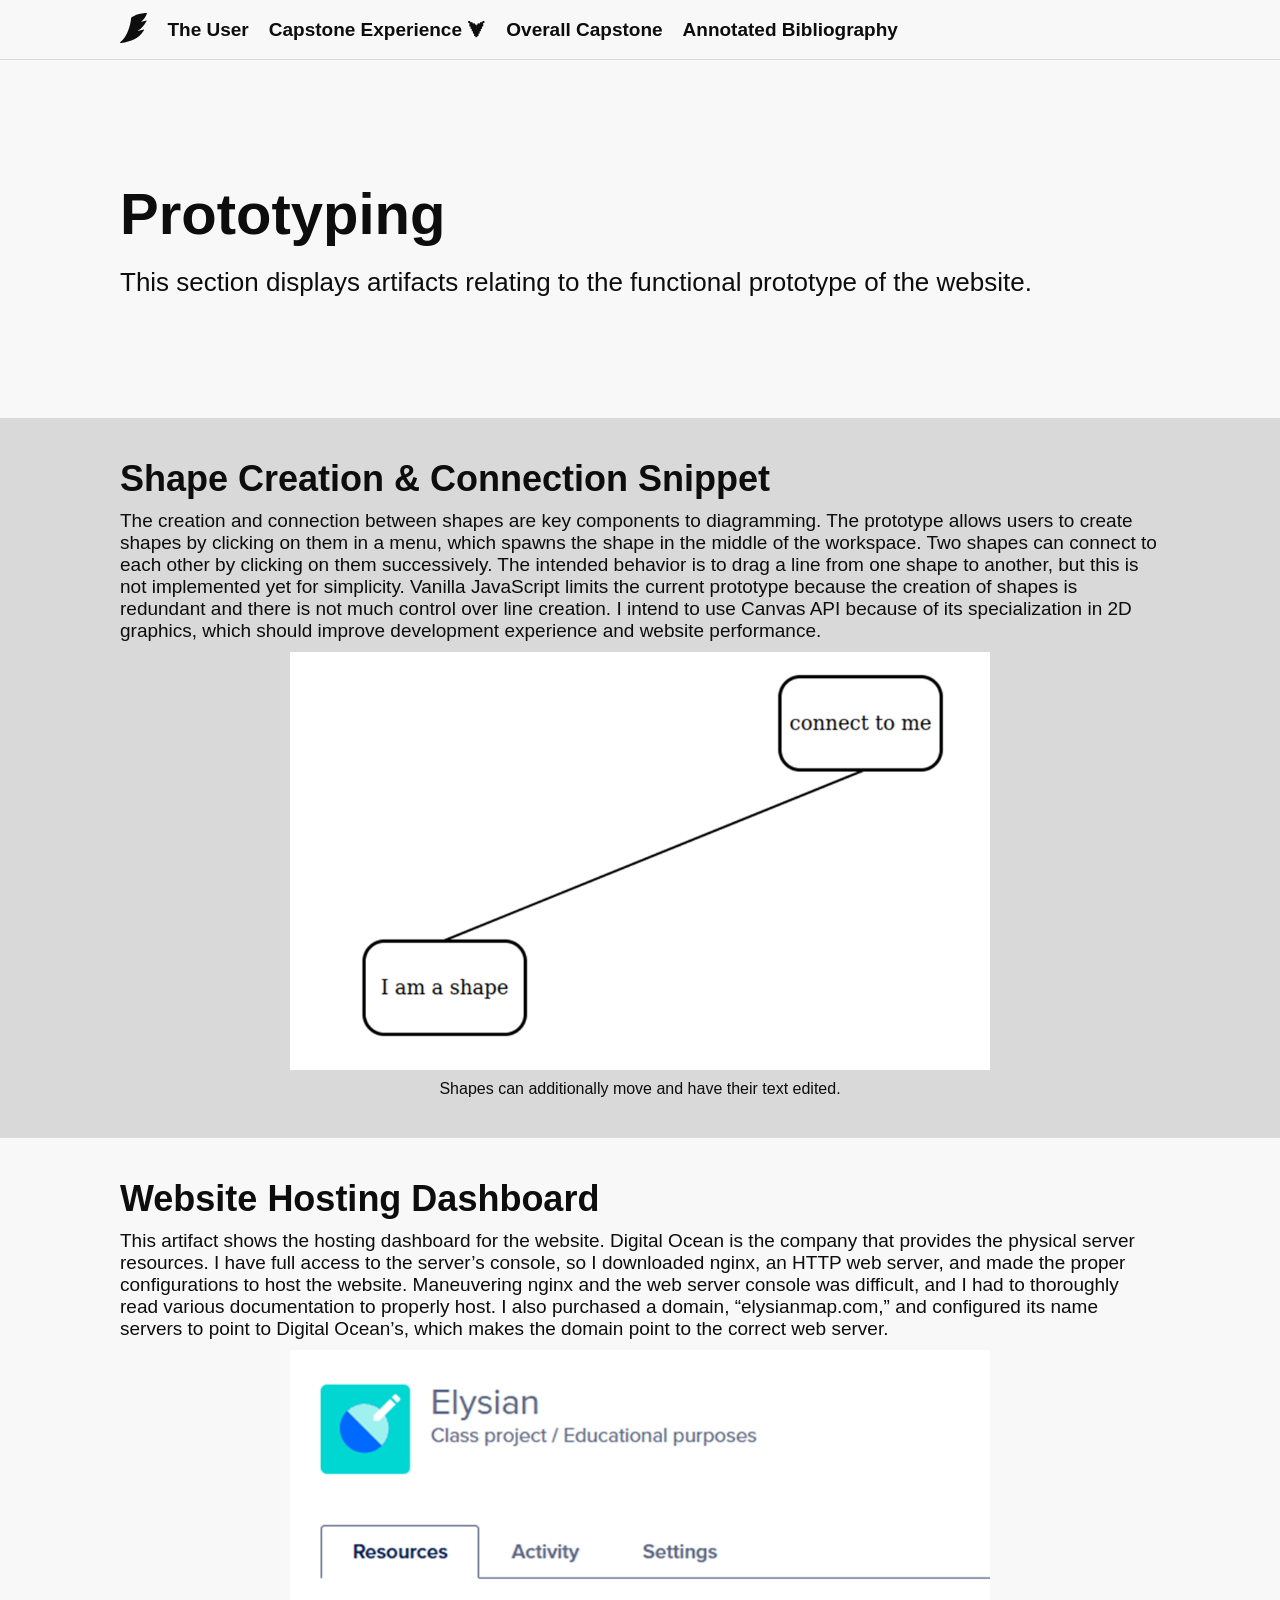
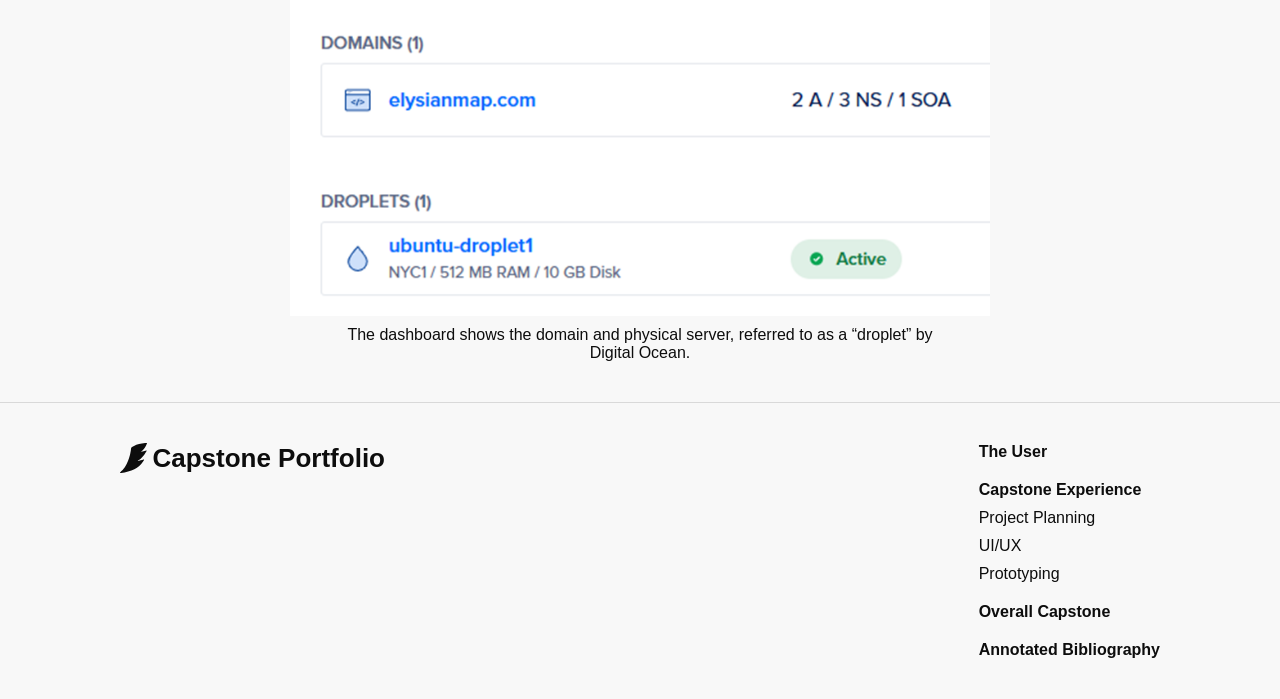
<file: pages/prototyping.html>
<!DOCTYPE html>
<html lang="en">
<head>
    <meta charset="UTF-8">
    <meta name="viewport" content="width=device-width, initial-scale=1.0">
    <title>Diagram Editor Capstone - Prototyping</title>
    <link rel="icon" href="../images/logo--black.svg">
    <link rel="stylesheet" href="../style.css">
</head>
<body>
    <header class="header">
        <a href="../index.html" class="header__logo-link">
            <img class ="header__logo" src="../images/logo--black.svg" alt="Logo showing a wing with a subtle E shape">
        </a>
        <a href="../pages/the-user.html" class="header__link">The User</a>
        <div class="header__dropdown">
            <a href="../pages/capstone-experience.html" class="header__link">Capstone Experience ⮟</a>
            <ul class="header__sublinks">
                <li><a href="../pages/project-planning.html" class="header__sublink">Project Planning</a></li>
                <li><a href="../pages/ui-ux.html" class="header__sublink">UI/UX</a></li>
                <li><a href="../pages/prototyping.html" class="header__sublink">Prototyping</a></li>
            </ul>
        </div>
        <a href="../pages/overall-capstone.html" class="header__link">Overall Capstone</a>
        <a href="../pages/bibliography.html" class="header__link">Annotated Bibliography</a>
    </header>

    <section class="user-hero">
        <h1 class="user-hero__title">Prototyping</h1>
        <p class="user-hero__caption">This section displays artifacts relating to the functional prototype of the website.</p>
    </section>

    <section class="image-section image-section--gray">
        <h2 class="image-section__header">Shape Creation & Connection Snippet</h2>
        <p class="image-section__text">The creation and connection between shapes are key components to diagramming. The prototype allows users to create shapes by clicking on them in a menu, which spawns the shape in the middle of the workspace. Two shapes can connect to each other by clicking on them successively. The intended behavior is to drag a line from one shape to another, but this is not implemented yet for simplicity. Vanilla JavaScript limits the current prototype because the creation of shapes is redundant and there is not much control over line creation. I intend to use Canvas API because of its specialization in 2D graphics, which should improve development experience and website performance.</p>
        <div class="image-section__image-container">
            <img src="../images/prototype-snippet.jpg" alt="A simple diagram composed of two shapes and a line connecting them" class="image-section__image">
            <p class="image-section__subtitle">Shapes can additionally move and have their text edited.</p>
        </div>
    </section>

    <section class="image-section">
        <h2 class="image-section__header">Website Hosting Dashboard</h2>
        <p class="image-section__text">This artifact shows the hosting dashboard for the website. Digital Ocean is the company that provides the physical server resources. I have full access to the server’s console, so I downloaded nginx, an HTTP web server, and made the proper configurations to host the website. Maneuvering nginx and the web server console was difficult, and I had to thoroughly read various documentation to properly host. I also purchased a domain, “elysianmap.com,” and configured its name servers to point to Digital Ocean’s, which makes the domain point to the correct web server.</p>
        <div class="image-section__image-container">
            <img src="../images/website-hosting-dashboard.jpg" alt="Screenshot showing a dashboard of a website hosting platform" class="image-section__image">
            <p class="image-section__subtitle">The dashboard shows the domain and physical server, referred to as a “droplet” by Digital Ocean.</p>
        </div>
    </section>

    <footer class="footer">
        <a href="../index.html" class="footer__logo-link">
            <img class ="footer__logo" src="../images/logo--black.svg" alt="Logo showing a wing with a subtle E shape">
            <p class="footer__title">Capstone Portfolio</p>
        </a>
        <ul class="footer__links">
            <li ><a href="../pages/the-user.html" class="footer__link footer__link--main">The User</a></li>
            <li>
                <a href="../pages/capstone-experience.html" class="footer__link footer__link--main">Capstone Experience</a>
                <ul class="footer__sublinks">
                    <li><a href="../pages/project-planning.html" class="footer__link">Project Planning</a></li>
                    <li><a href="../pages/ui-ux.html" class="footer__link">UI/UX</a></li>
                    <li><a href="../pages/prototyping.html" class="footer__link">Prototyping</a></li>
                </ul>
            </li>
            <li><a href="../pages/overall-capstone.html" class="footer__link footer__link--main">Overall Capstone</a></li>
            <li><a href="../pages/bibliography.html" class="footer__link footer__link--main">Annotated Bibliography</a></li>
        </ul>
    </footer>
</body>
</html>
</file>
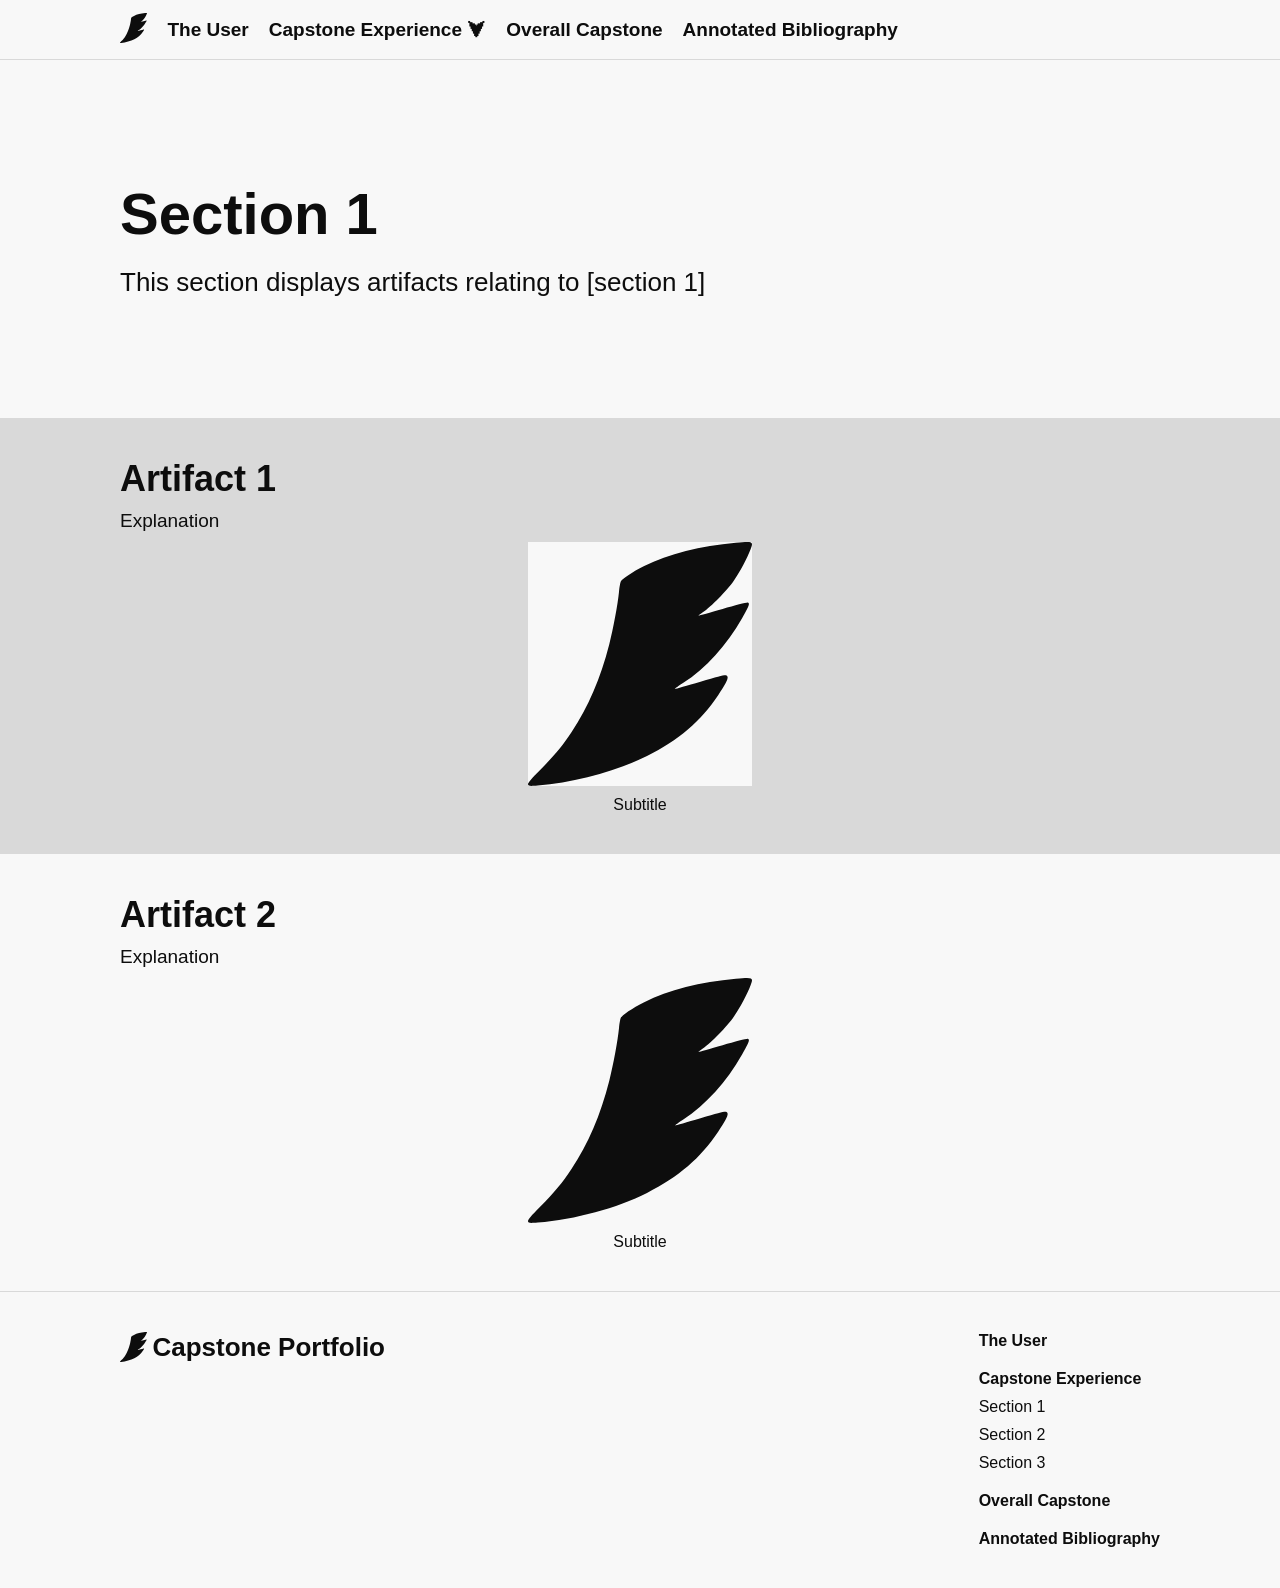
<file: pages/section1.html>
<!DOCTYPE html>
<html lang="en">
<head>
    <meta charset="UTF-8">
    <meta name="viewport" content="width=device-width, initial-scale=1.0">
    <title>Diagram Editor Capstone - Project Planning</title>
    <link rel="icon" href="../images/logo--black.svg">
    <link rel="stylesheet" href="../style.css">
</head>
<body>
    <header class="header">
        <a href="../index.html" class="header__logo-link">
            <img class ="header__logo" src="../images/logo--black.svg" alt="Logo showing a wing with a subtle E shape">
        </a>
        <a href="../pages/the-user.html" class="header__link">The User</a>
        <div class="header__dropdown">
            <a href="../pages/capstone-experience.html" class="header__link">Capstone Experience ⮟</a>
            <ul class="header__sublinks">
                <li><a href="../pages/section1.html" class="header__sublink">Section 1</a></li>
                <li><a href="../pages/section2.html" class="header__sublink">Section 2</a></li>
                <li><a href="../pages/section3.html" class="header__sublink">Section 3</a></li>
            </ul>
        </div>
        <a href="../pages/overall-capstone.html" class="header__link">Overall Capstone</a>
        <a href="../pages/bibliography.html" class="header__link">Annotated Bibliography</a>
    </header>

    <section class="user-hero">
        <h1 class="user-hero__title">Section 1</h1>
        <p class="user-hero__caption">This section displays artifacts relating to [section 1]</p>
    </section>

    <section class="image-section image-section--gray">
        <h2 class="image-section__header">Artifact 1</h2>
        <p class="image-section__text">Explanation</p>
        <div class="image-section__image-container">
            <img src="../images/logo--black.svg" alt="placeholder">
            <p class="image-section__subtitle">Subtitle</p>
        </div>
    </section>

    <section class="image-section">
        <h2 class="image-section__header">Artifact 2</h2>
        <p class="image-section__text">Explanation</p>
        <div class="image-section__image-container">
            <img src="../images/logo--black.svg" alt="placeholder">
            <p class="image-section__subtitle">Subtitle</p>
        </div>
    </section>

    <footer class="footer">
        <a href="../index.html" class="footer__logo-link">
            <img class ="footer__logo" src="../images/logo--black.svg" alt="Logo showing a wing with a subtle E shape">
            <p class="footer__title">Capstone Portfolio</p>
        </a>
        <ul class="footer__links">
            <li ><a href="../pages/the-user.html" class="footer__link footer__link--main">The User</a></li>
            <li>
                <a href="../pages/capstone-experience.html" class="footer__link footer__link--main">Capstone Experience</a>
                <ul class="footer__sublinks">
                    <li><a href="../pages/section1.html" class="footer__link">Section 1</a></li>
                    <li><a href="../pages/section2.html" class="footer__link">Section 2</a></li>
                    <li><a href="../pages/section3.html" class="footer__link">Section 3</a></li>
                </ul>
            </li>
            <li><a href="../pages/overall-capstone.html" class="footer__link footer__link--main">Overall Capstone</a></li>
            <li><a href="../pages/bibliography.html" class="footer__link footer__link--main">Annotated Bibliography</a></li>
        </ul>
    </footer>
</body>
</html>
</file>
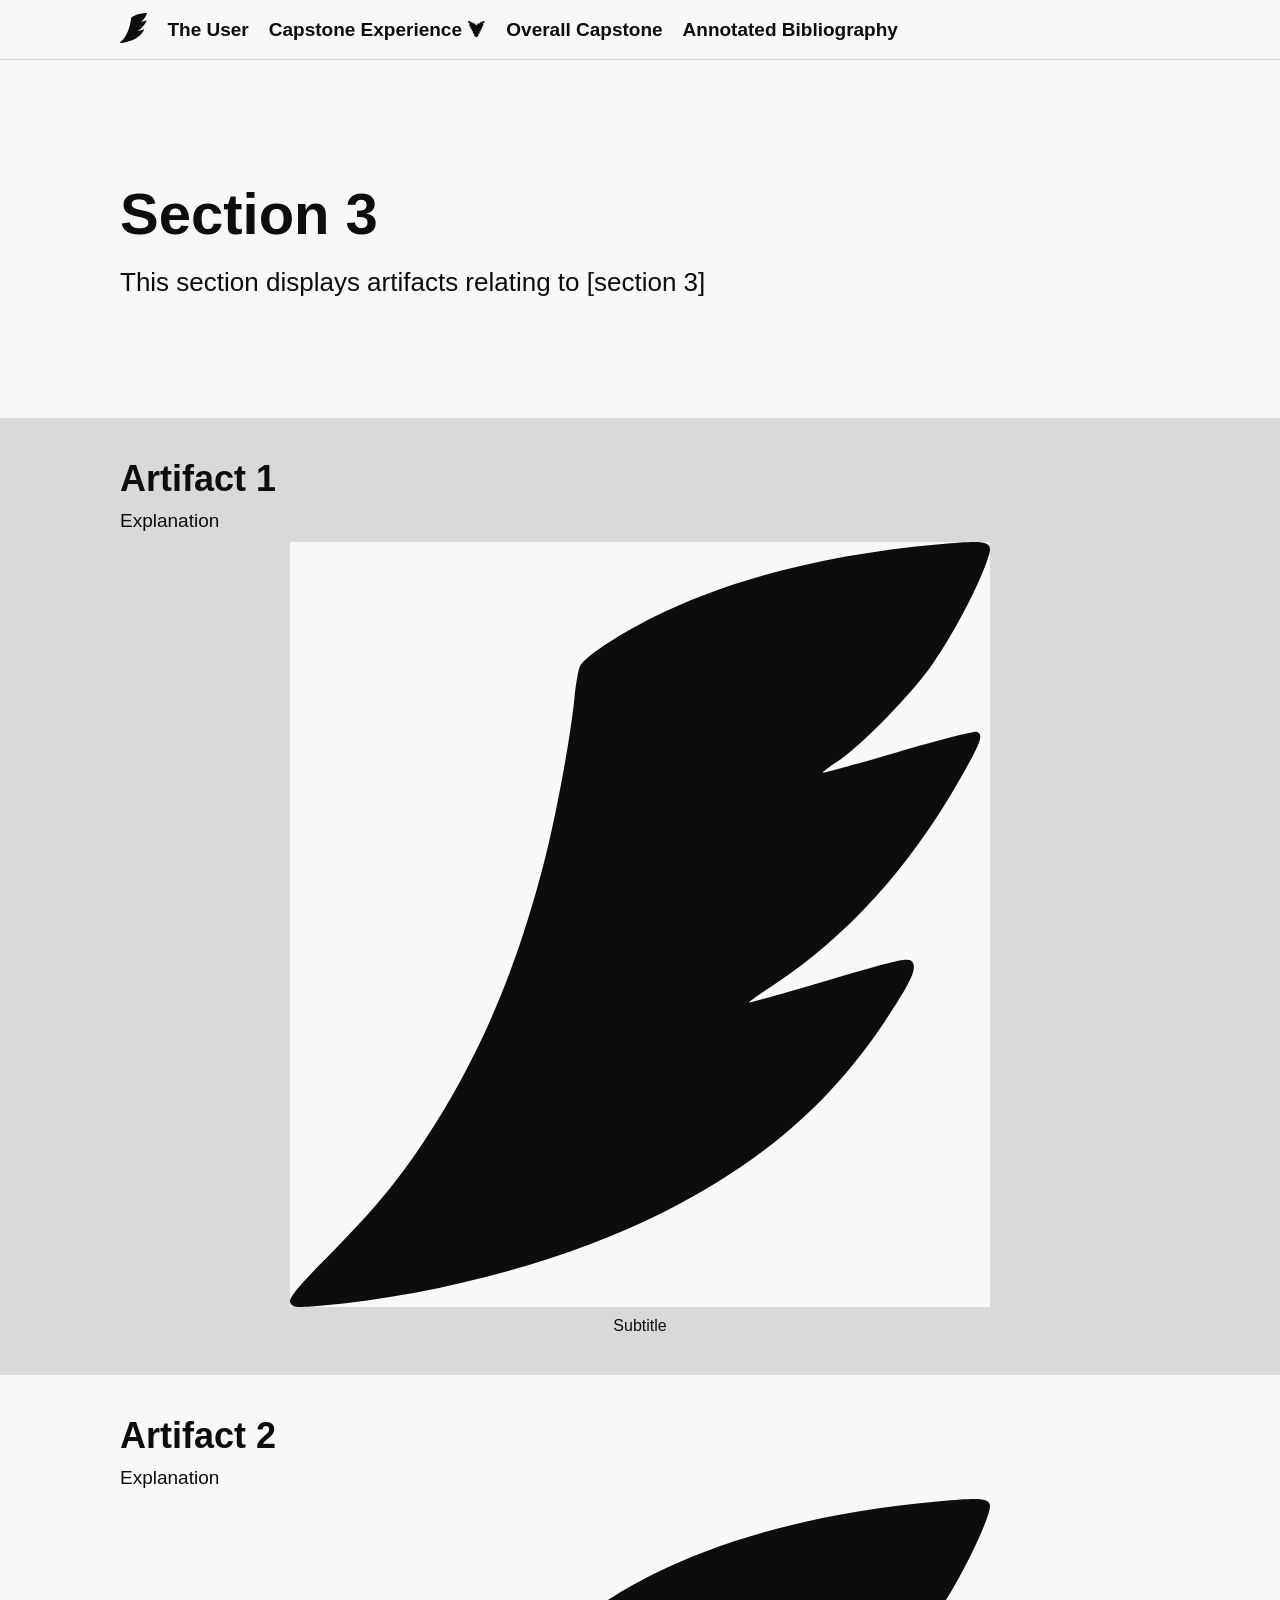
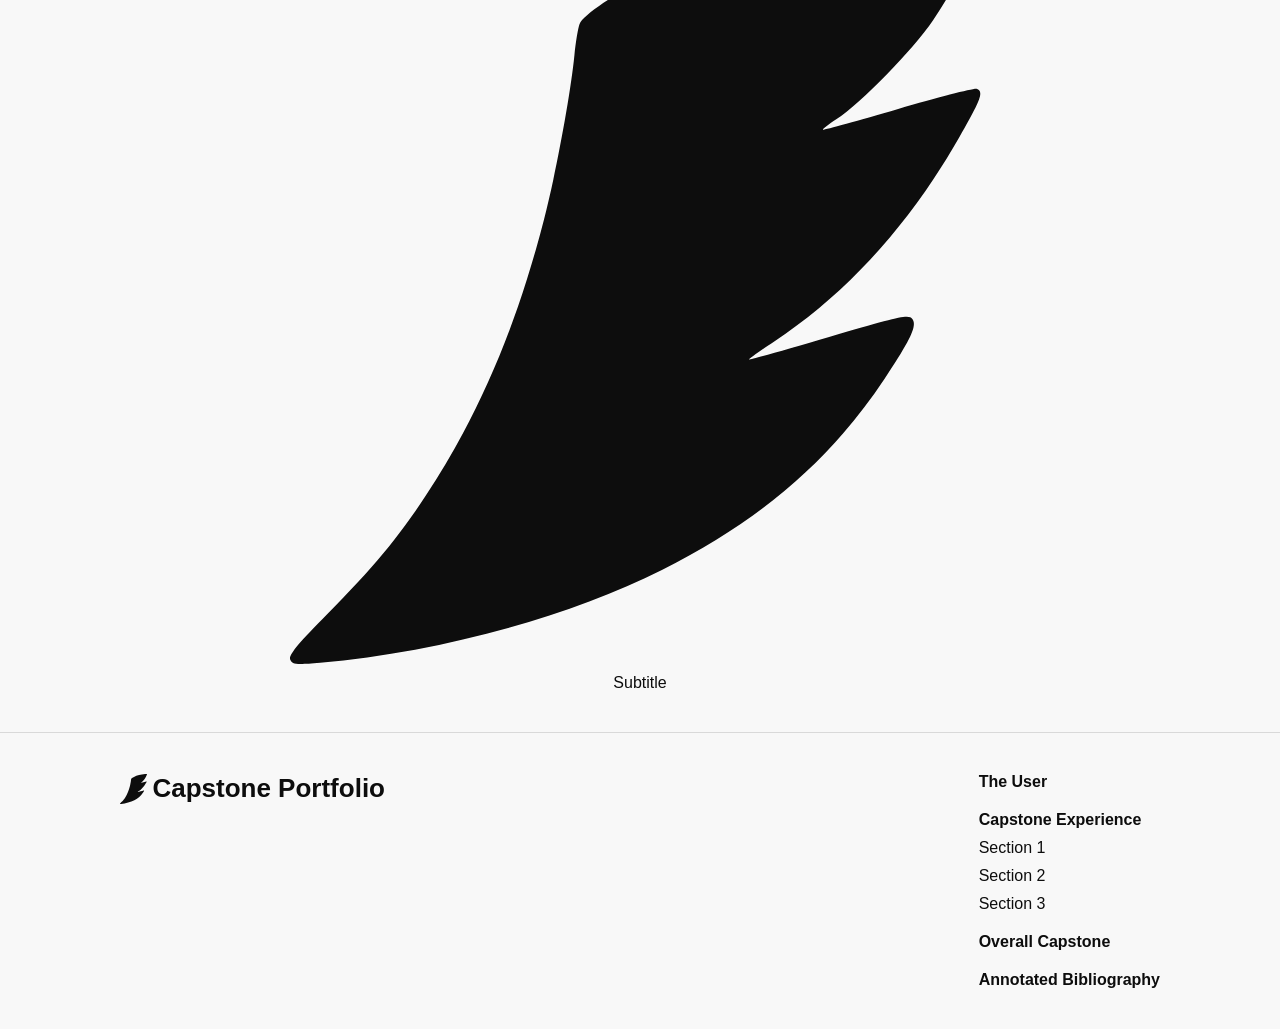
<file: pages/section3.html>
<!DOCTYPE html>
<html lang="en">
<head>
    <meta charset="UTF-8">
    <meta name="viewport" content="width=device-width, initial-scale=1.0">
    <title>Diagram Editor Capstone - Prototyping</title>
    <link rel="icon" href="../images/logo--black.svg">
    <link rel="stylesheet" href="../style.css">
</head>
<body>
    <header class="header">
        <a href="../index.html" class="header__logo-link">
            <img class ="header__logo" src="../images/logo--black.svg" alt="Logo showing a wing with a subtle E shape">
        </a>
        <a href="../pages/the-user.html" class="header__link">The User</a>
        <div class="header__dropdown">
            <a href="../pages/capstone-experience.html" class="header__link">Capstone Experience ⮟</a>
            <ul class="header__sublinks">
                <li><a href="../pages/section1.html" class="header__sublink">Section 1</a></li>
                <li><a href="../pages/section2.html" class="header__sublink">Section 2</a></li>
                <li><a href="../pages/section3.html" class="header__sublink">Section 3</a></li>
            </ul>
        </div>
        <a href="../pages/overall-capstone.html" class="header__link">Overall Capstone</a>
        <a href="../pages/bibliography.html" class="header__link">Annotated Bibliography</a>
    </header>

    <section class="user-hero">
        <h1 class="user-hero__title">Section 3</h1>
        <p class="user-hero__caption">This section displays artifacts relating to [section 3]</p>
    </section>

    <section class="image-section image-section--gray">
        <h2 class="image-section__header">Artifact 1</h2>
        <p class="image-section__text">Explanation</p>
        <div class="image-section__image-container">
            <img src="../images/logo--black.svg" alt="placeholder" class="image-section__image">
            <p class="image-section__subtitle">Subtitle</p>
        </div>
    </section>

    <section class="image-section">
        <h2 class="image-section__header">Artifact 2</h2>
        <p class="image-section__text">Explanation</p>
        <div class="image-section__image-container">
            <img src="../images/logo--black.svg" alt="placeholder" class="image-section__image">
            <p class="image-section__subtitle">Subtitle</p>
        </div>
    </section>

    <footer class="footer">
        <a href="../index.html" class="footer__logo-link">
            <img class ="footer__logo" src="../images/logo--black.svg" alt="Logo showing a wing with a subtle E shape">
            <p class="footer__title">Capstone Portfolio</p>
        </a>
        <ul class="footer__links">
            <li ><a href="../pages/the-user.html" class="footer__link footer__link--main">The User</a></li>
            <li>
                <a href="../pages/capstone-experience.html" class="footer__link footer__link--main">Capstone Experience</a>
                <ul class="footer__sublinks">
                    <li><a href="../pages/section1.html" class="footer__link">Section 1</a></li>
                    <li><a href="../pages/section2.html" class="footer__link">Section 2</a></li>
                    <li><a href="../pages/section3.html" class="footer__link">Section 3</a></li>
                </ul>
            </li>
            <li><a href="../pages/overall-capstone.html" class="footer__link footer__link--main">Overall Capstone</a></li>
            <li><a href="../pages/bibliography.html" class="footer__link footer__link--main">Annotated Bibliography</a></li>
        </ul>
    </footer>
</body>
</html>
</file>
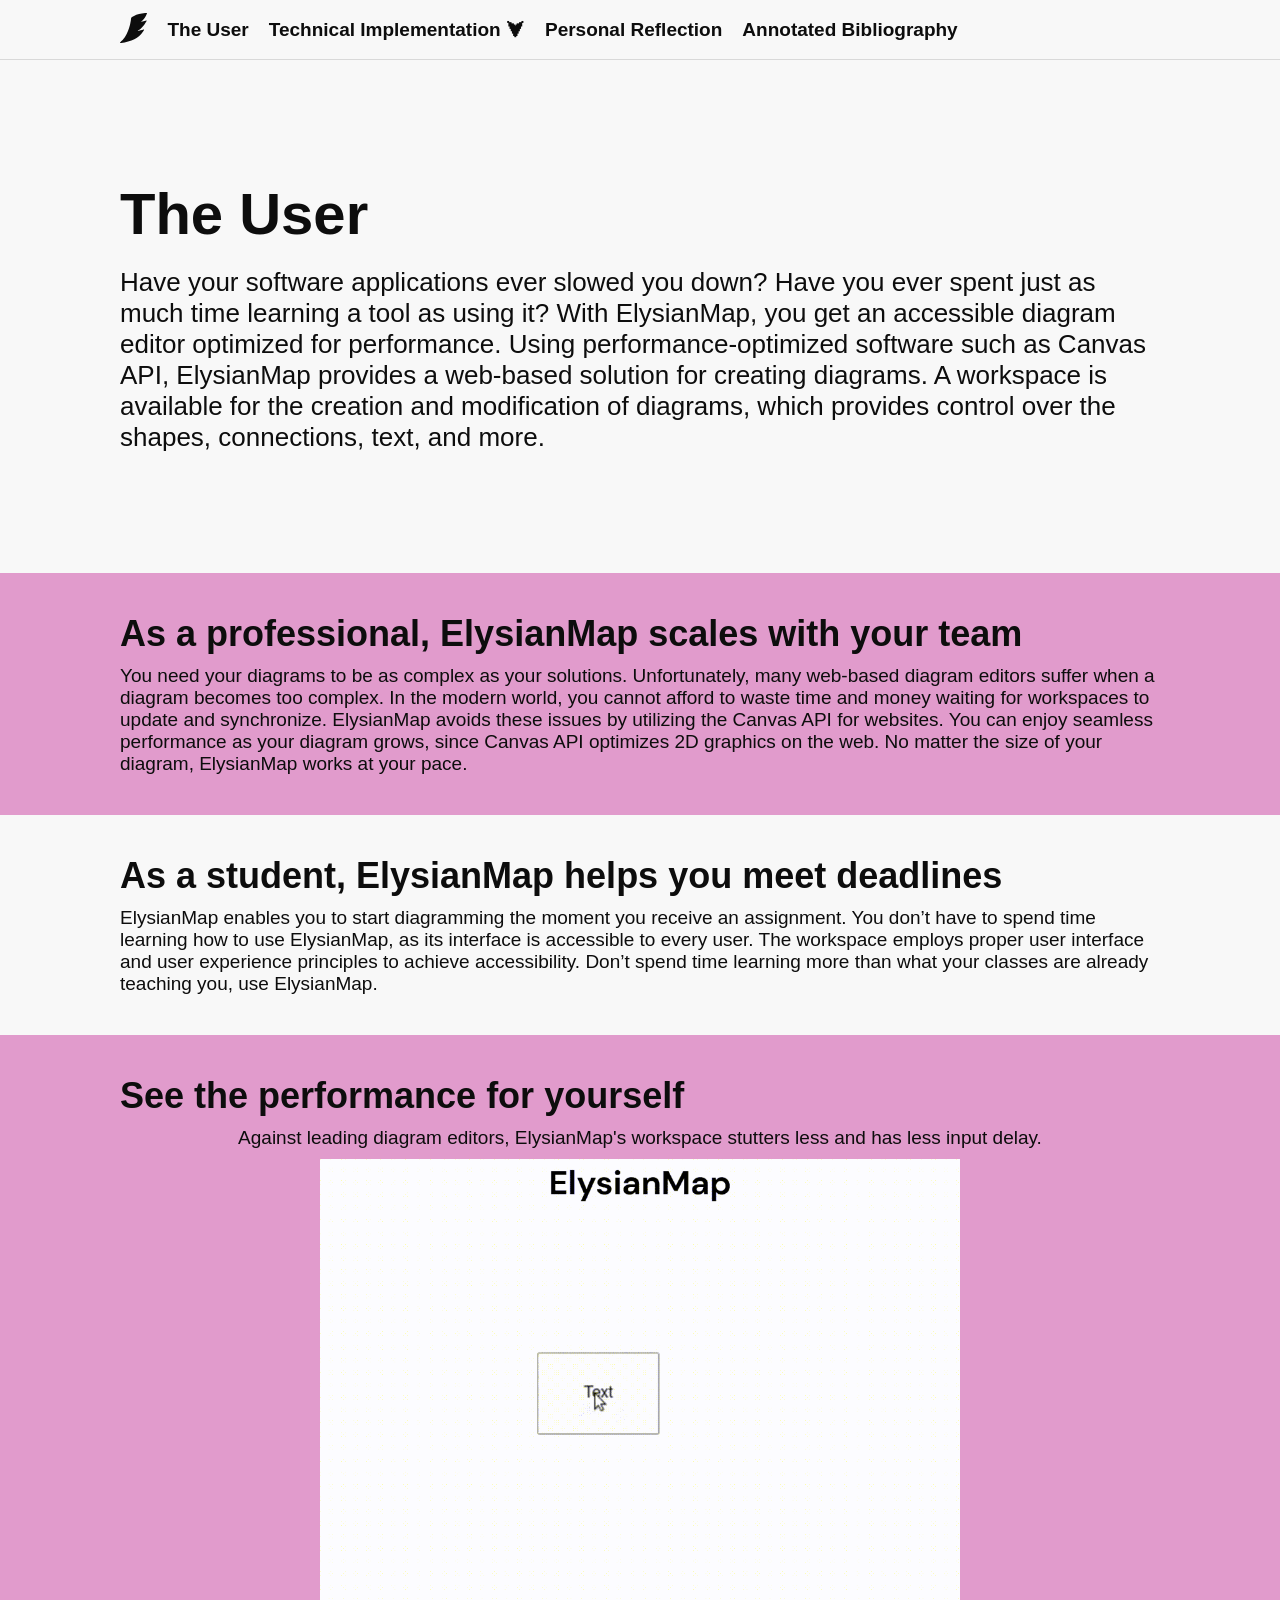
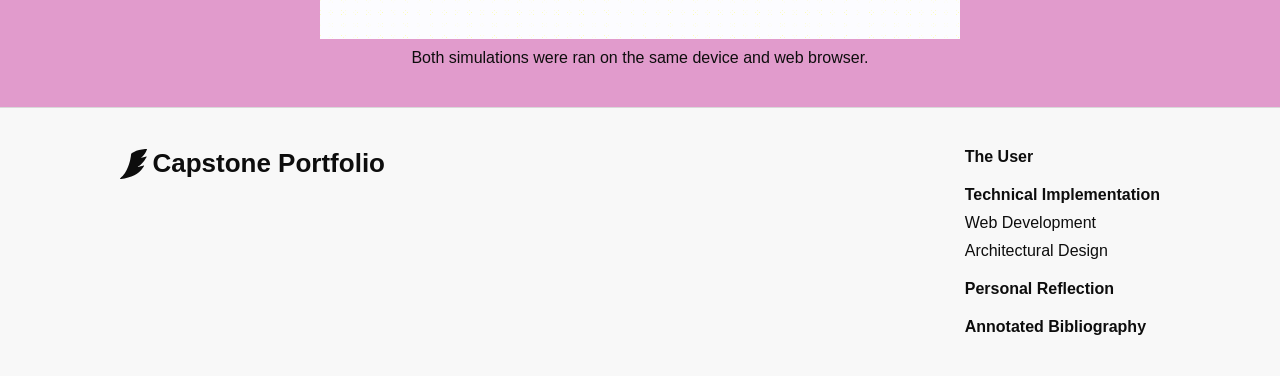
<file: pages/the-user.html>
<!DOCTYPE html>
<html lang="en">
<head>
    <meta charset="UTF-8">
    <meta name="viewport" content="width=device-width, initial-scale=1.0">
    <title>Diagram Editor Capstone - The User</title>
    <link rel="icon" href="../images/logo--black.svg">
    <link rel="stylesheet" href="../style.css">
</head>
<body>
    <header class="header">
        <a href="../index.html" class="header__logo-link">
            <img class ="header__logo" src="../images/logo--black.svg" alt="Logo showing a wing with a subtle E shape">
        </a>
        <a href="../pages/the-user.html" class="header__link">The User</a>
        <div class="header__dropdown">
            <a href="../pages/capstone-experience.html" class="header__link">Technical Implementation ⮟</a>
            <ul class="header__sublinks">
                <li><a href="../pages/web-development.html" class="header__sublink">Web Development</a></li>
                <li><a href="../pages/architectural-design.html" class="header__sublink">Architectural Design</a></li>
            </ul>
        </div>
        <a href="../pages/overall-capstone.html" class="header__link">Personal Reflection</a>
        <a href="../pages/bibliography.html" class="header__link">Annotated Bibliography</a>
    </header>

    <section class="user-hero">
        <h1 class="user-hero__title">The User</h1>
        <p class="user-hero__caption">Have your software applications ever slowed you down? Have you ever spent just as much time learning a tool as using it? With ElysianMap, you get an accessible diagram editor optimized for performance. Using performance-optimized software such as Canvas API, ElysianMap provides a web-based solution for creating diagrams. A workspace is available for the creation and modification of diagrams, which provides control over the shapes, connections, text, and more.</p>
    </section>

    <section class="text-section text-section--pink">
        <h2 class="text-section__header">As a professional, ElysianMap scales with your team</h2>
        <p class="text-section__text">You need your diagrams to be as complex as your solutions. Unfortunately, many web-based diagram editors suffer when a diagram becomes too complex. In the modern world, you cannot afford to waste time and money waiting for workspaces to update and synchronize. ElysianMap avoids these issues by utilizing the Canvas API for websites. You can enjoy seamless performance as your diagram grows, since Canvas API optimizes 2D graphics on the web. No matter the size of your diagram, ElysianMap works at your pace.</p>
    </section>

    <section class="text-section">
        <h2 class="text-section__header">As a student, ElysianMap helps you meet deadlines</h2>
        <p class="text-section__text">ElysianMap enables you to start diagramming the moment you receive an assignment. You don’t have to spend time learning how to use ElysianMap, as its interface is accessible to every user. The workspace employs proper user interface and user experience principles to achieve accessibility. Don’t spend time learning more than what your classes are already teaching you, use ElysianMap.</p>
    </section>

    <section class="image-section text-section--pink">
        <h2 class="image-section__header">See the performance for yourself</h2>
        <div class="image-section__image-container">
            <p class="image-section__text">Against leading diagram editors, ElysianMap's workspace stutters less and has less input delay.</p>
            <img class="image--medium" src="../images/performance-comparison.gif" alt="Diagram showing the architecture of the program, containing MVC, state pattern, and entity component system." class="image-section__image">
            <p class="image-section__subtitle">Both simulations were ran on the same device and web browser.</p>
        </div>
    </section>

    <footer class="footer">
        <a href="../index.html" class="footer__logo-link">
            <img class ="footer__logo" src="../images/logo--black.svg" alt="Logo showing a wing with a subtle E shape">
            <p class="footer__title">Capstone Portfolio</p>
        </a>
        <ul class="footer__links">
            <li ><a href="../pages/the-user.html" class="footer__link footer__link--main">The User</a></li>
            <li>
                <a href="../pages/capstone-experience.html" class="footer__link footer__link--main">Technical Implementation</a>
                <ul class="footer__sublinks">
                    <li><a href="../pages/web-development.html" class="footer__link">Web Development</a></li>
                    <li><a href="../pages/architectural-design.html" class="footer__link">Architectural Design</a></li>
                </ul>
            </li>
            <li><a href="../pages/overall-capstone.html" class="footer__link footer__link--main">Personal Reflection</a></li>
            <li><a href="../pages/bibliography.html" class="footer__link footer__link--main">Annotated Bibliography</a></li>
        </ul>
    </footer>
</body>
</html>
</file>
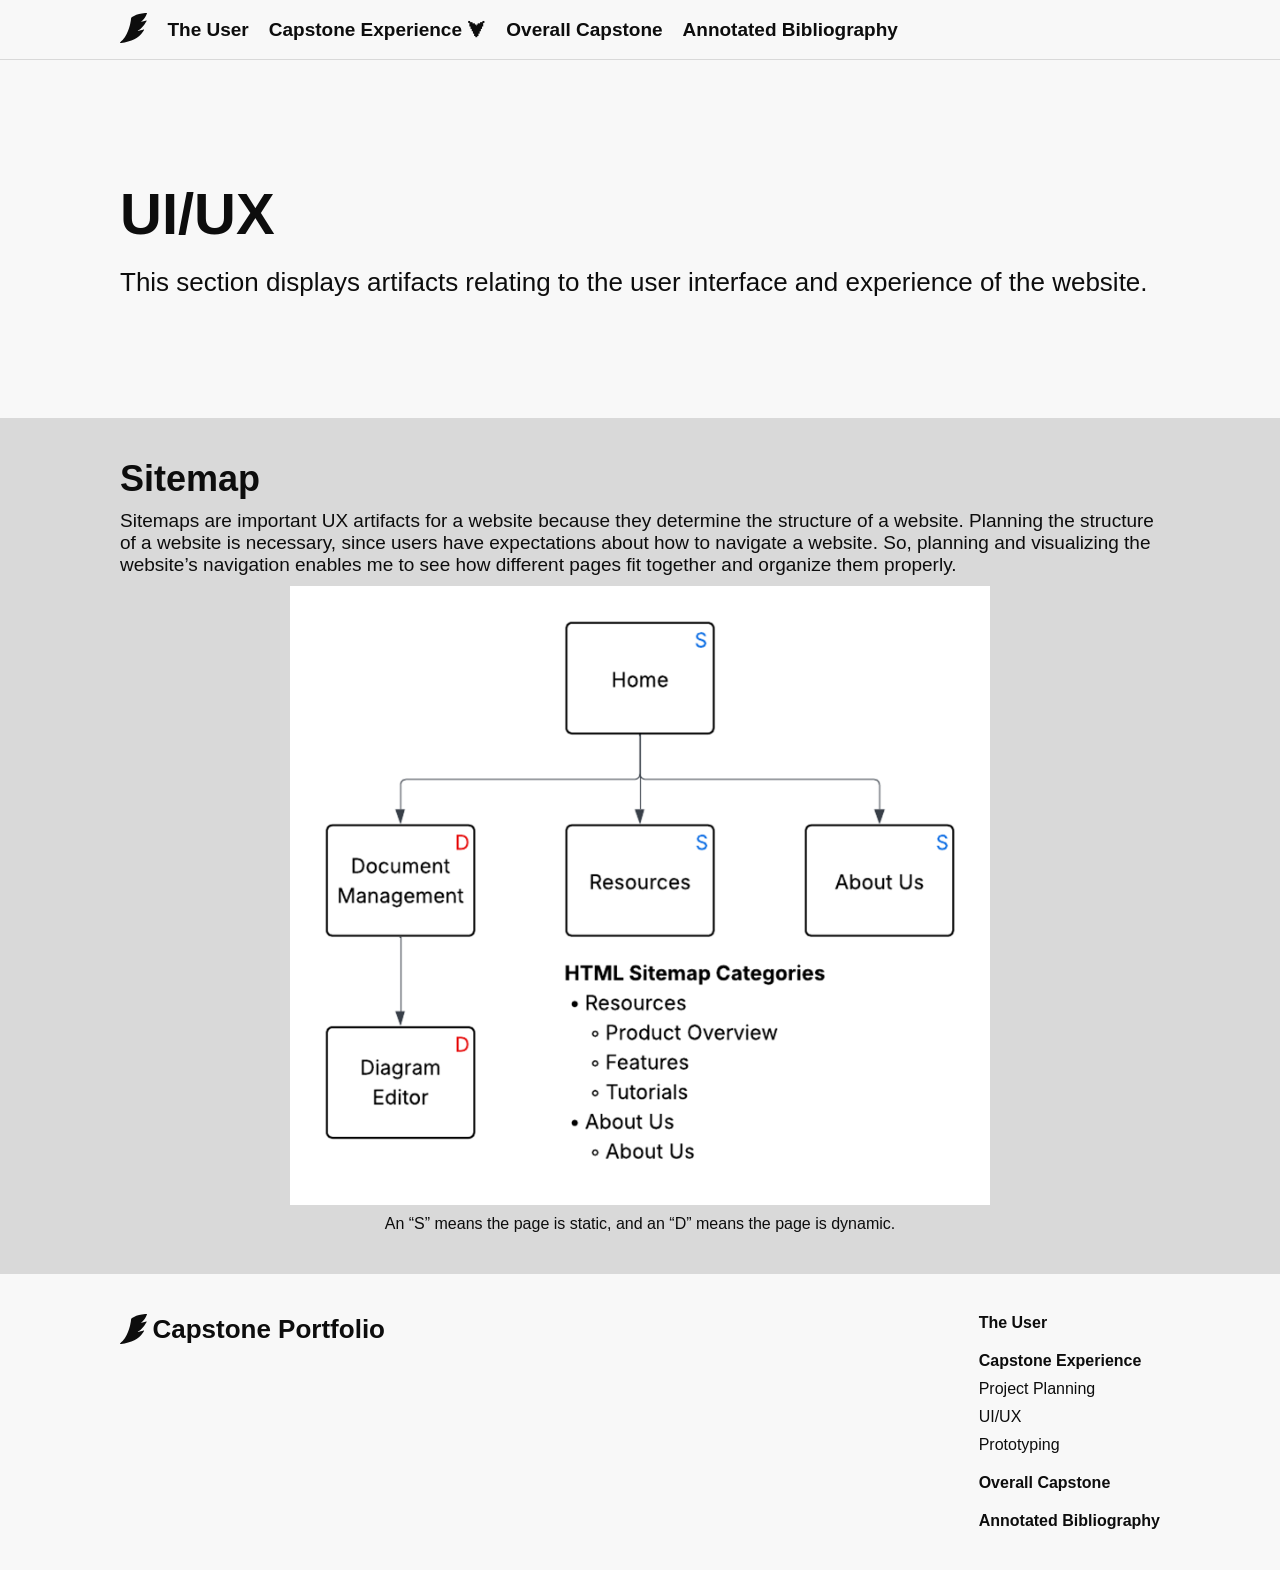
<file: pages/ui-ux.html>
<!DOCTYPE html>
<html lang="en">
<head>
    <meta charset="UTF-8">
    <meta name="viewport" content="width=device-width, initial-scale=1.0">
    <title>Diagram Editor Capstone - UI/UX</title>
    <link rel="icon" href="../images/logo--black.svg">
    <link rel="stylesheet" href="../style.css">
</head>
<body>
    <header class="header">
        <a href="../index.html" class="header__logo-link">
            <img class ="header__logo" src="../images/logo--black.svg" alt="Logo showing a wing with a subtle E shape">
        </a>
        <a href="../pages/the-user.html" class="header__link">The User</a>
        <div class="header__dropdown">
            <a href="../pages/capstone-experience.html" class="header__link">Capstone Experience ⮟</a>
            <ul class="header__sublinks">
                <li><a href="../pages/project-planning.html" class="header__sublink">Project Planning</a></li>
                <li><a href="../pages/ui-ux.html" class="header__sublink">UI/UX</a></li>
                <li><a href="../pages/prototyping.html" class="header__sublink">Prototyping</a></li>
            </ul>
        </div>
        <a href="../pages/overall-capstone.html" class="header__link">Overall Capstone</a>
        <a href="../pages/bibliography.html" class="header__link">Annotated Bibliography</a>
    </header>

    <section class="user-hero">
        <h1 class="user-hero__title">UI/UX</h1>
        <p class="user-hero__caption">This section displays artifacts relating to the user interface and experience of the website.</p>
    </section>
    
    <section class="image-section image-section--gray">
        <h2 class="image-section__header">Sitemap</h2>
        <p class="image-section__text">Sitemaps are important UX artifacts for a website because they determine the structure of a website. Planning the structure of a website is necessary, since users have expectations about how to navigate a website. So, planning and visualizing the website’s navigation enables me to see how different pages fit together and organize them properly.</p>
        <div class="image-section__image-container">
            <img src="../images/sitemap.jpg" alt="Diagram showing a sitemap for elysianmap.com" class="image-section__image">
            <p class="image-section__subtitle">An “S” means the page is static, and an “D” means the page is dynamic.</p>
        </div>
    </section>

    <footer class="footer">
        <a href="../index.html" class="footer__logo-link">
            <img class ="footer__logo" src="../images/logo--black.svg" alt="Logo showing a wing with a subtle E shape">
            <p class="footer__title">Capstone Portfolio</p>
        </a>
        <ul class="footer__links">
            <li ><a href="../pages/the-user.html" class="footer__link footer__link--main">The User</a></li>
            <li>
                <a href="../pages/capstone-experience.html" class="footer__link footer__link--main">Capstone Experience</a>
                <ul class="footer__sublinks">
                    <li><a href="../pages/project-planning.html" class="footer__link">Project Planning</a></li>
                    <li><a href="../pages/ui-ux.html" class="footer__link">UI/UX</a></li>
                    <li><a href="../pages/prototyping.html" class="footer__link">Prototyping</a></li>
                </ul>
            </li>
            <li><a href="../pages/overall-capstone.html" class="footer__link footer__link--main">Overall Capstone</a></li>
            <li><a href="../pages/bibliography.html" class="footer__link footer__link--main">Annotated Bibliography</a></li>
        </ul>
    </footer>
</body>
</html>
</file>
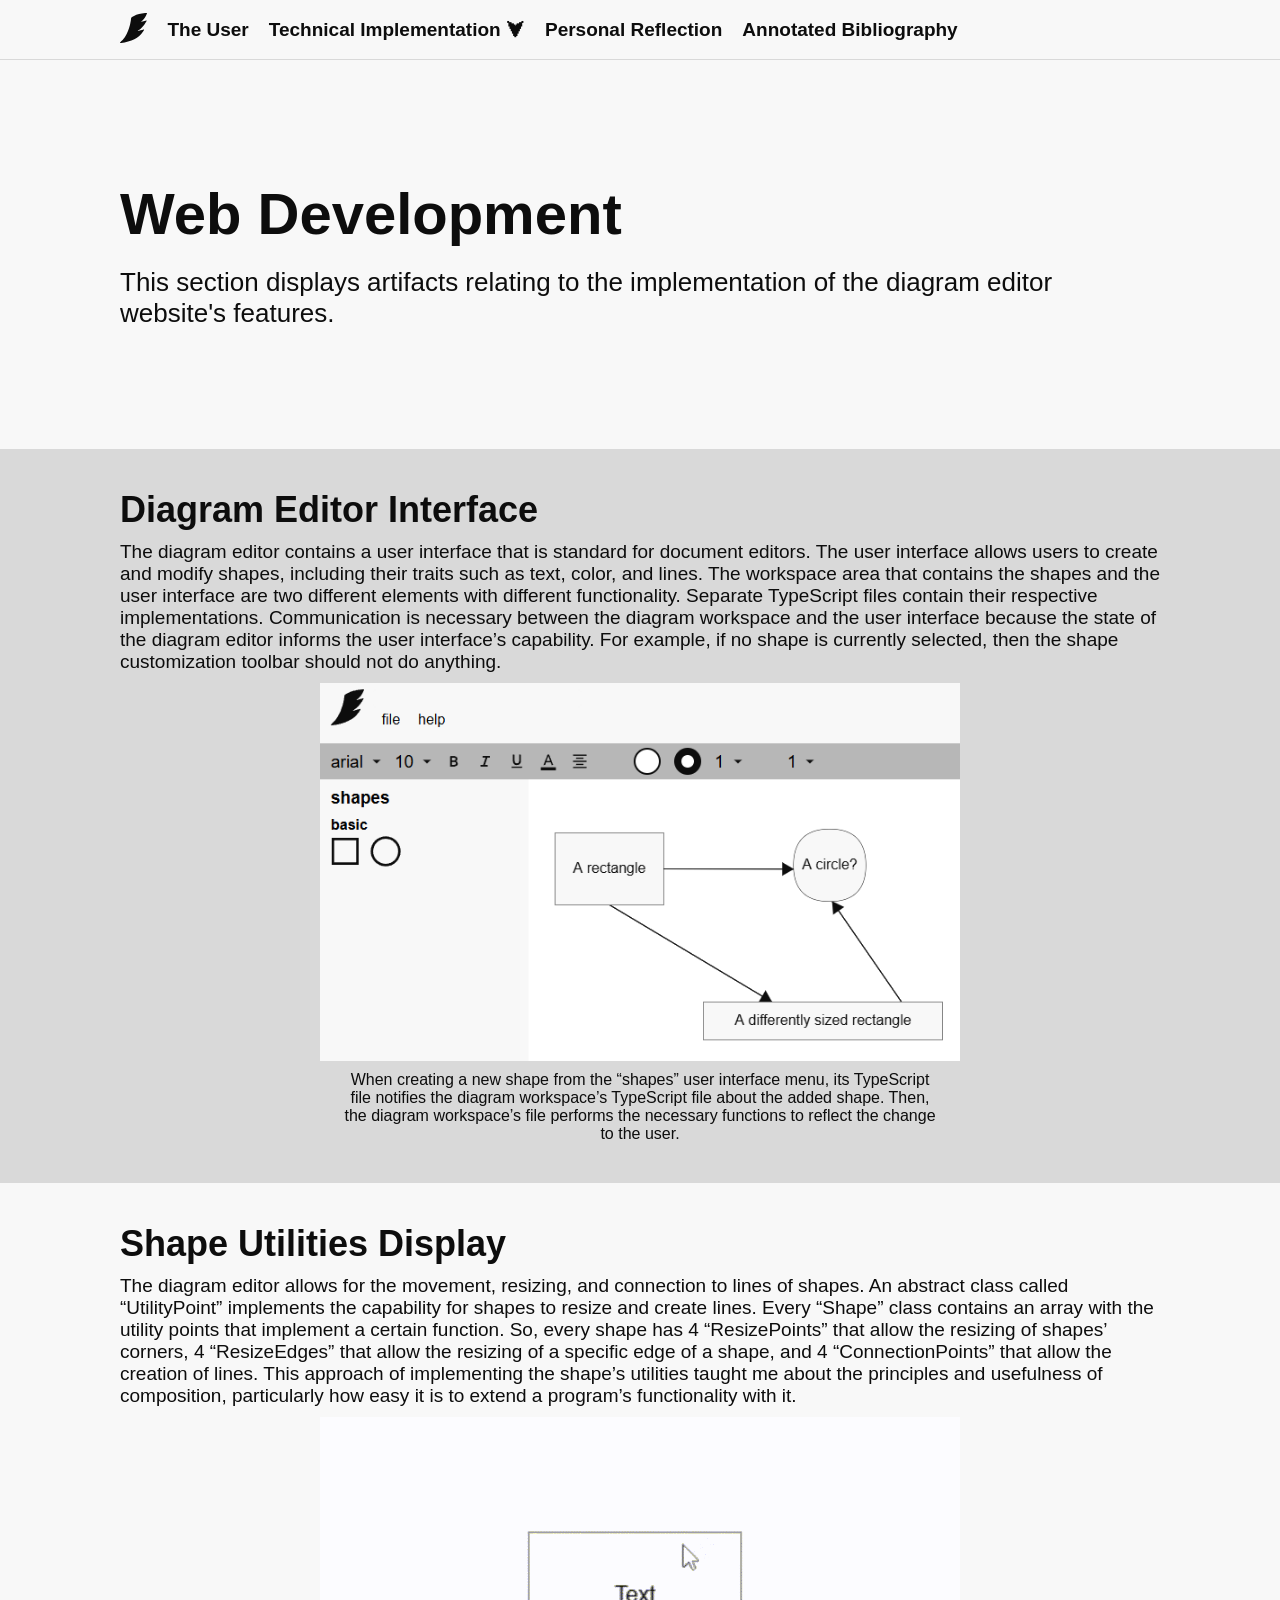
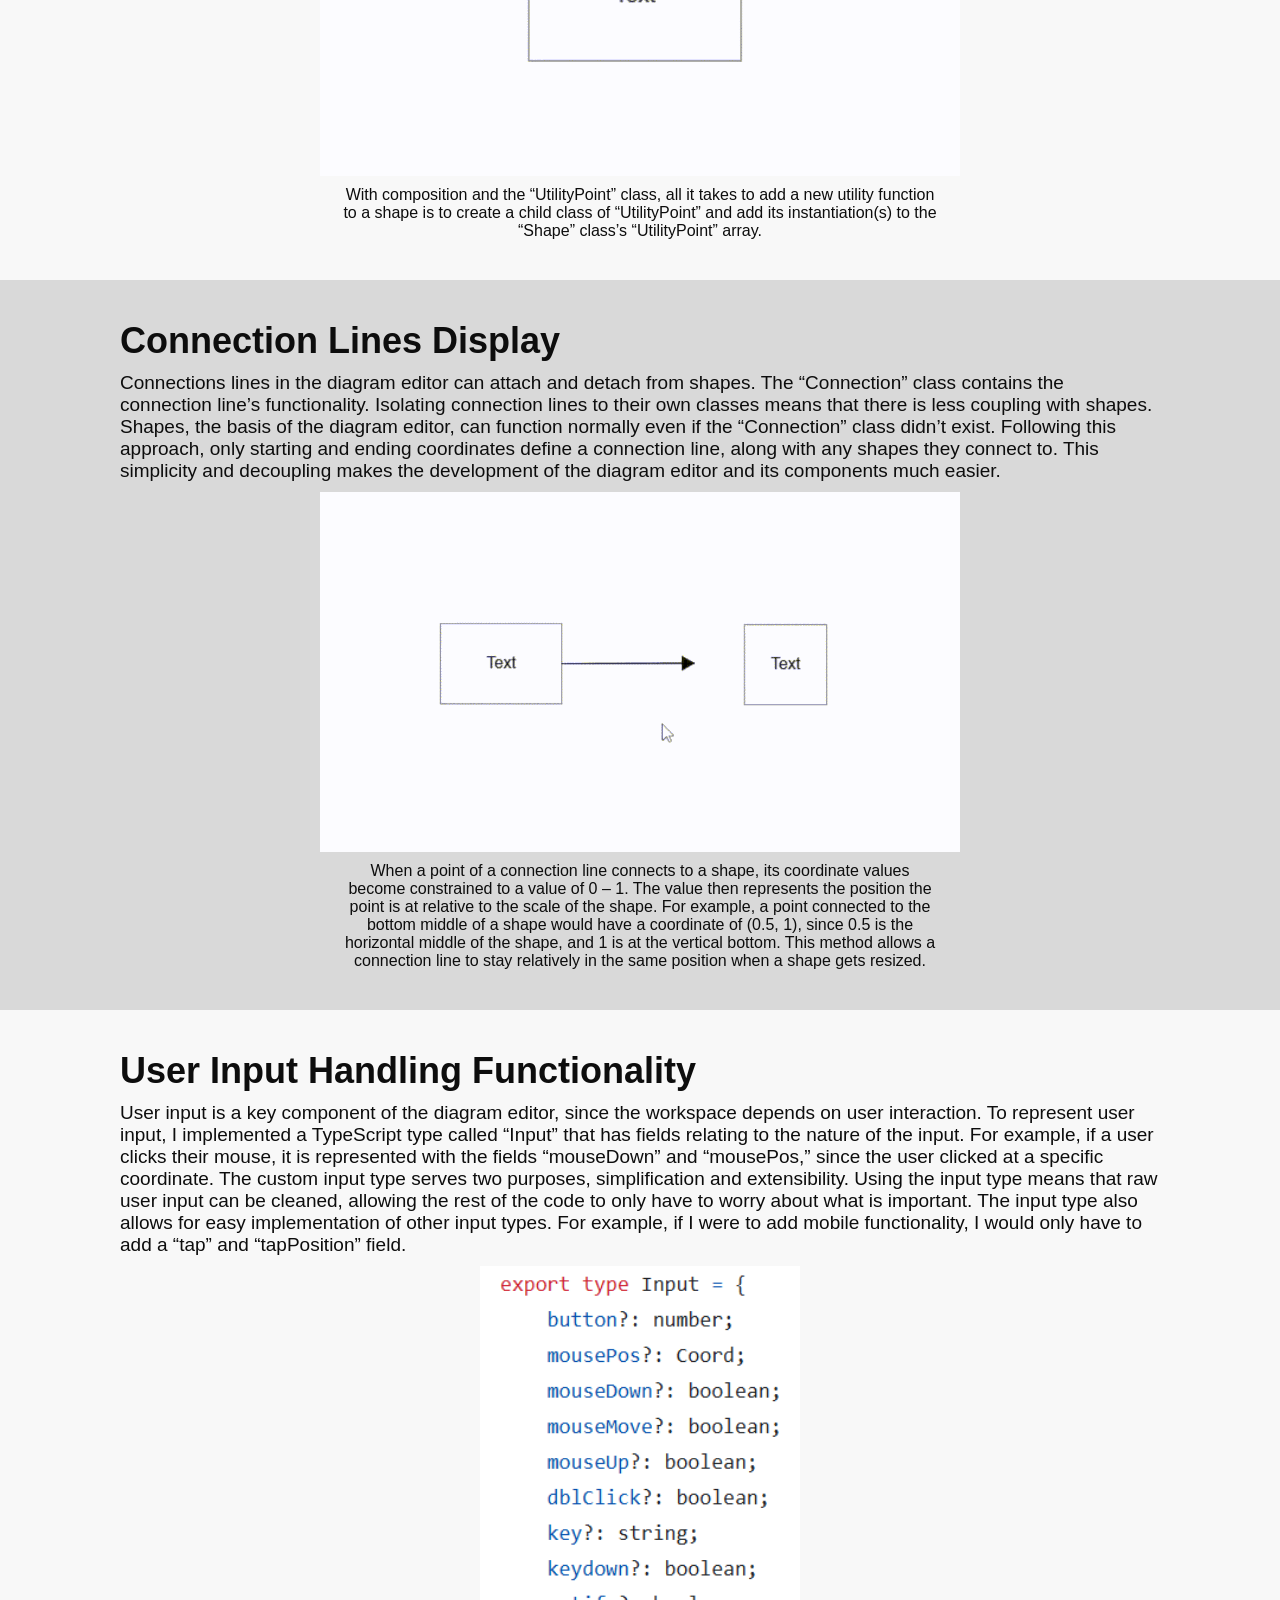
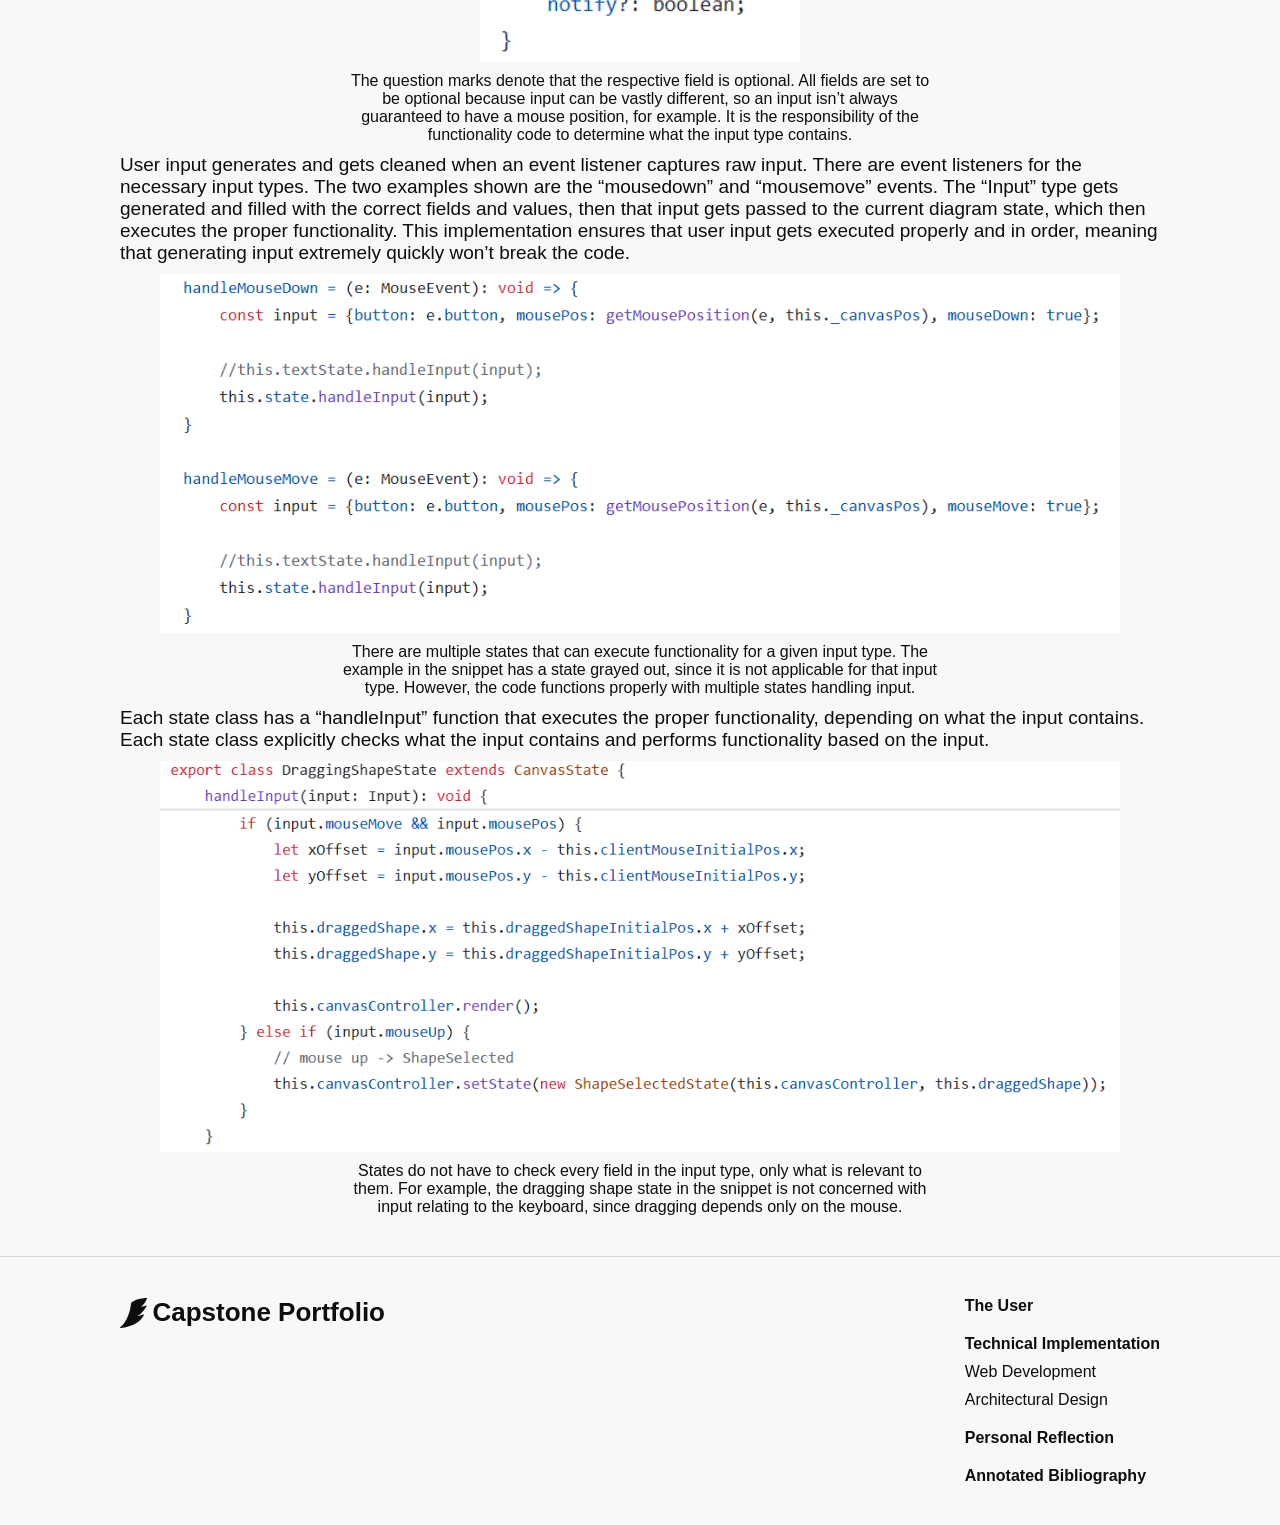
<file: pages/web-development.html>
<!DOCTYPE html>
<html lang="en">
<head>
    <meta charset="UTF-8">
    <meta name="viewport" content="width=device-width, initial-scale=1.0">
    <title>Diagram Editor Capstone - Project Planning</title>
    <link rel="icon" href="../images/logo--black.svg">
    <link rel="stylesheet" href="../style.css">
</head>
<body>
    <header class="header">
        <a href="../index.html" class="header__logo-link">
            <img class ="header__logo" src="../images/logo--black.svg" alt="Logo showing a wing with a subtle E shape">
        </a>
        <a href="../pages/the-user.html" class="header__link">The User</a>
        <div class="header__dropdown">
            <a href="../pages/capstone-experience.html" class="header__link">Technical Implementation ⮟</a>
            <ul class="header__sublinks">
                <li><a href="../pages/web-development.html" class="header__sublink">Web Development</a></li>
                <li><a href="../pages/architectural-design.html" class="header__sublink">Architectural Design</a></li>
            </ul>
        </div>
        <a href="../pages/overall-capstone.html" class="header__link">Personal Reflection</a>
        <a href="../pages/bibliography.html" class="header__link">Annotated Bibliography</a>
    </header>

    <section class="user-hero">
        <h1 class="user-hero__title">Web Development</h1>
        <p class="user-hero__caption">This section displays artifacts relating to the implementation of the diagram editor website's features.</p>
    </section>

    <section class="image-section image-section--gray">
        <h2 class="image-section__header">Diagram Editor Interface</h2>
        <p class="image-section__text">The diagram editor contains a user interface that is standard for document editors. The user interface allows users to create and modify shapes, including their traits such as text, color, and lines. The workspace area that contains the shapes and the user interface are two different elements with different functionality. Separate TypeScript files contain their respective implementations. Communication is necessary between the diagram workspace and the user interface because the state of the diagram editor informs the user interface’s capability. For example, if no shape is currently selected, then the shape customization toolbar should not do anything.</p>
        <div class="image-section__image-container">
            <img class="image image--medium" src="../images/workspace-screenshot.png" alt="A screenshot showing a user interface of a diagram editor, with a toolbar at the top, shape creation menu on the left, and diagram workspace with shapes on the right.">
            <p class="image-section__subtitle">When creating a new shape from the “shapes” user interface menu, its TypeScript file notifies the diagram workspace’s TypeScript file about the added shape. Then, the diagram workspace’s file performs the necessary functions to reflect the change to the user.</p>
        </div>
    </section>

    <section class="image-section">
        <h2 class="image-section__header">Shape Utilities Display</h2>
        <p class="image-section__text">The diagram editor allows for the movement, resizing, and connection to lines of shapes. An abstract class called “UtilityPoint” implements the capability for shapes to resize and create lines. Every “Shape” class contains an array with the utility points that implement a certain function. So, every shape has 4 “ResizePoints” that allow the resizing of shapes’ corners, 4 “ResizeEdges” that allow the resizing of a specific edge of a shape, and 4 “ConnectionPoints” that allow the creation of lines. This approach of implementing the shape’s utilities taught me about the principles and usefulness of composition, particularly how easy it is to extend a program’s functionality with it.</p>
        <div class="image-section__image-container">
            <img class="image image--medium" src="../images/shape-utilities-display.gif" alt="A video showing a diagram shape getting resized, and creating a connection line from the shape.">
            <p class="image-section__subtitle">With composition and the “UtilityPoint” class, all it takes to add a new utility function to a shape is to create a child class of “UtilityPoint” and add its instantiation(s) to the “Shape” class’s “UtilityPoint” array.</p>
        </div>
    </section>

    <section class="image-section image-section--gray">
        <h2 class="image-section__header">Connection Lines Display</h2>
        <p class="image-section__text">Connections lines in the diagram editor can attach and detach from shapes. The “Connection” class contains the connection line’s functionality. Isolating connection lines to their own classes means that there is less coupling with shapes. Shapes, the basis of the diagram editor, can function normally even if the “Connection” class didn’t exist. Following this approach, only starting and ending coordinates define a connection line, along with any shapes they connect to. This simplicity and decoupling makes the development of the diagram editor and its components much easier.</p>
        <div class="image-section__image-container">
            <img class="image image--medium" src="../images/connection-lines-display.gif" alt="">
            <p class="image-section__subtitle">When a point of a connection line connects to a shape, its coordinate values become constrained to a value of 0 – 1. The value then represents the position the point is at relative to the scale of the shape. For example, a point connected to the bottom middle of a shape would have a coordinate of (0.5, 1), since 0.5 is the horizontal middle of the shape, and 1 is at the vertical bottom. This method allows a connection line to stay relatively in the same position when a shape gets resized.</p>
        </div>
    </section>

    <section class="image-section">
        <h2 class="image-section__header">User Input Handling Functionality</h2>
        <p class="image-section__text">User input is a key component of the diagram editor, since the workspace depends on user interaction. To represent user input, I implemented a TypeScript type called “Input” that has fields relating to the nature of the input. For example, if a user clicks their mouse, it is represented with the fields “mouseDown” and “mousePos,” since the user clicked at a specific coordinate. The custom input type serves two purposes, simplification and extensibility. Using the input type means that raw user input can be cleaned, allowing the rest of the code to only have to worry about what is important. The input type also allows for easy implementation of other input types. For example, if I were to add mobile functionality, I would only have to add a “tap” and “tapPosition” field.</p>
        <div class="image-section__image-container">
            <img class="image image--small" src="../images/input-type.png" alt="A code snippet showing an input type, that has fields such as buttons pressed and how they are pressed.">
            <p class="image-section__subtitle">The question marks denote that the respective field is optional. All fields are set to be optional because input can be vastly different, so an input isn’t always guaranteed to have a mouse position, for example. It is the responsibility of the functionality code to determine what the input type contains.</p>
        </div>
        <p class="image-section__text">User input generates and gets cleaned when an event listener captures raw input. There are event listeners for the necessary input types. The two examples shown are the “mousedown” and “mousemove” events. The “Input” type gets generated and filled with the correct fields and values, then that input gets passed to the current diagram state, which then executes the proper functionality. This implementation ensures that user input gets executed properly and in order, meaning that generating input extremely quickly won’t break the code.</p>
        <div class="image-section__image-container">
            <img class="image image--large" src="../images/controller-input-handling.png" alt="A code snippet showing JavaScript event listeners create an input type and passing it to the controller's current state.">
            <p class="image-section__subtitle">There are multiple states that can execute functionality for a given input type. The example in the snippet has a state grayed out, since it is not applicable for that input type. However, the code functions properly with multiple states handling input.</p>
        </div>
        <p class="image-section__text">Each state class has a “handleInput” function that executes the proper functionality, depending on what the input contains. Each state class explicitly checks what the input contains and performs functionality based on the input.</p>
        <div class="image-section__image-container">
            <img class="image image--large" src="../images/state-input-handling.png" alt="A code snippet showing how an individual state class processes an input type.">
            <p class="image-section__subtitle">States do not have to check every field in the input type, only what is relevant to them. For example, the dragging shape state in the snippet is not concerned with input relating to the keyboard, since dragging depends only on the mouse.</p>
        </div>
    </section>

    <footer class="footer">
        <a href="../index.html" class="footer__logo-link">
            <img class ="footer__logo" src="../images/logo--black.svg" alt="Logo showing a wing with a subtle E shape">
            <p class="footer__title">Capstone Portfolio</p>
        </a>
        <ul class="footer__links">
            <li ><a href="../pages/the-user.html" class="footer__link footer__link--main">The User</a></li>
            <li>
                <a href="../pages/capstone-experience.html" class="footer__link footer__link--main">Technical Implementation</a>
                <ul class="footer__sublinks">
                    <li><a href="../pages/web-development.html" class="footer__link">Web Development</a></li>
                    <li><a href="../pages/architectural-design.html" class="footer__link">Architectural Design</a></li>
                </ul>
            </li>
            <li><a href="../pages/overall-capstone.html" class="footer__link footer__link--main">Personal Reflection</a></li>
            <li><a href="../pages/bibliography.html" class="footer__link footer__link--main">Annotated Bibliography</a></li>
        </ul>
    </footer>
</body>
</html>
</file>
<file: style.css>
* {
    box-sizing: border-box;
    font-family: Helvetica, sans-serif;
    margin: 0px;
    padding: 0px;
    color: #0D0D0D;
    background-color: #F8F8F8;
}

/* HEADER */

.header {
    position: sticky;
    top: 0;
    display: flex;
    flex-direction: row;
    align-items: center;
    gap: 20px;
    width: 100vw;
    height: 60px;
    padding: 0px max(20px, 25vw - 200px);
    border-bottom: 1px solid #D9D9D9;
}

.header__logo-link {

}

.header__logo {
    height: 30px;
    width: auto;
}

.header__link {
    font-size: 19px;
    font-weight: bold;
    text-decoration: none;
}

.header__link:hover {
    text-decoration: underline;
}

.header__dropdown {
    position: relative;
}

.header__sublinks {
    display: none;
    flex-direction: column;
    gap: 10px;
    position: absolute;
    padding-top: 20px;
    padding-bottom: 10px;
    padding-right: 88px;
    list-style: none;
}

.header__dropdown:hover .header__sublinks {
    display: flex;
}

.header__sublinks > li {
    background-color: inherit;
}

.header__sublink {
    font-size: 16px;
    font-weight: bold;
    text-decoration: none;
    background-color: transparent;
}

.header__sublink:hover {
    text-decoration: underline;
}

/* FOOTER */

.footer {
    display: flex;
    flex-direction: row;
    justify-content: space-between;
    align-items: start;
    padding: 40px max(20px, 25vw - 200px);
    border-top: 1px solid #D9D9D9;
}

.footer__logo-link {
    display: flex;
    flex-direction: row;
    justify-content: center;
    align-items: center;
    gap: 5px;
    text-decoration: none;
}

.footer__logo {
    height: 30px;
    width: auto;
}

.footer__title {
    color: #0D0D0D;
    font-weight: bold;
    font-size: 26px;
}

.footer__links {
    display: flex;
    flex-direction: column;
    gap: 20px;
    list-style-type: none;
}

.footer__sublinks {
    display: flex;
    flex-direction: column;
    gap: 10px;
    margin-top: 10px;
    list-style-type: none;
}

.footer__link {
    color: #0D0D0D;
    font-size: 16px;
    text-decoration: none;
}

.footer__link:hover {
    text-decoration: underline;
}

.footer__link--main {
    font-weight: bold;
}

/* HOMEPAGE HERO SECTION */

.hero {
    display: flex;
    flex-direction: column;
    gap: 80px;
    padding: 120px max(20px, 25vw - 200px);
}

.hero__text {
    display: flex;
    flex-direction: column;
    gap: 10px;
}

.hero__title {
    color: #0D0D0D;
    font-size: 49px;
}

.hero__caption {
    color: #855CC0;
    font-size: 30px;
}

.hero__buttons {
    display: flex;
    flex-direction: row;
    justify-content: space-between;
    flex-wrap: wrap;
    gap: 10px;
}

.hero__button {
    padding: 10px 20px;
    font-size: 19px;
    font-weight: bold;
    text-decoration: none;
    border: 4px solid #855CC0;
    border-radius: 5px;
}

.hero__button:hover {
    background-color: #855CC0;
    color: #F8F8F8;
}

/* THE USER HERO SECTION */
.user-hero {
    display: flex;
    flex-direction: column;
    gap: 20px;
    padding: 120px max(20px, 25vw - 200px);
}

.user-hero__title {
    font-size: 58px;
}

.user-hero__caption {
    font-size: 26px;
}

/* ANNOTATED BIBLIOGRAPHY HERO SECTION */
.bibliography-hero {
    padding: 120px max(20px, 25vw - 200px);
}

.bibliography-hero__title {
    font-size: 58px;
}

/* OVERALL CAPSTONE HERO SECTION */
.overall-hero {
    padding: 120px max(20px, 25vw - 200px);
}

.overall-hero__title {
    font-size: 58px;
}

/* CAPSTONE EXPERIENCE HERO SECTION */
.experience-hero {
    display: flex;
    flex-direction: column;
    gap: 80px;
    padding: 120px max(20px, 25vw - 200px);
}

.experience-hero__text {
    display: flex;
    flex-direction: column;
    gap: 10px;
}

.experience-hero__title {
    color: #0D0D0D;
    font-size: 49px;
}

.experience-hero__caption {
    font-size: 26px;
}

.experience-hero__buttons {
    display: flex;
    flex-direction: row;
    justify-content: space-around;
    flex-wrap: wrap;
    gap: 10px;
}

.experience-hero__button {
    padding: 10px 20px;
    font-size: 19px;
    font-weight: bold;
    text-decoration: none;
    background-color: #D9D9D9;
    border-radius: 5px;
}

.experience-hero__button:hover {
    color: #F8F8F8;
    background-color: #0D0D0D;
}

/* TEXT SECTION */
.text-section {
    display: flex;
    flex-direction: column;
    gap: 10px;
    padding: 40px max(20px, 25vw - 200px);
}

.text-section--pink {
    background-color: #E19BCC;
}

.text-section--blue {
    background-color: #5CC2D6;
}

.text-section--purple {
    background-color: #B499E6;
}

.text-section--gray {
    background-color: #D9D9D9;
}

.text-section__header {
    font-size: 36px;
    background-color: inherit;
}

.text-section__text {
    font-size: 19px;
    background-color: inherit;
}

.text-section__list {
    padding-left: 40px;
    list-style: square;
    background-color: inherit;
}

/* IMAGE SECTION */
.image-section {
    display: flex;
    flex-direction: column;
    gap: 10px;
    padding: 40px max(20px, 25vw - 200px);
}

.image-section--gray {
    background-color: #D9D9D9;
}

.image-section__header {
    font-size: 36px;
    background-color: inherit;
}

.image-section__text {
    font-size: 19px;
    background-color: inherit;
}

.image-section__image-container {
    display: flex;
    flex-direction: column;
    align-items: center;
    justify-content: center;
    gap: 10px;
    background-color: inherit;
}

.image-section__image {
    width: min(90vw, 700px);
}

.image-section__subtitle {
    width: min(90vw, 600px);
    font-size: 16px;
    text-align: center;
    background-color: inherit;
}

.image {
    
}

.image--small {
    width: min(40vw, 320px);
}

.image--medium {
    width: min(60vw, 640px);
}

.image--large {
    width: min(80vw, 960px);
}
</file>
